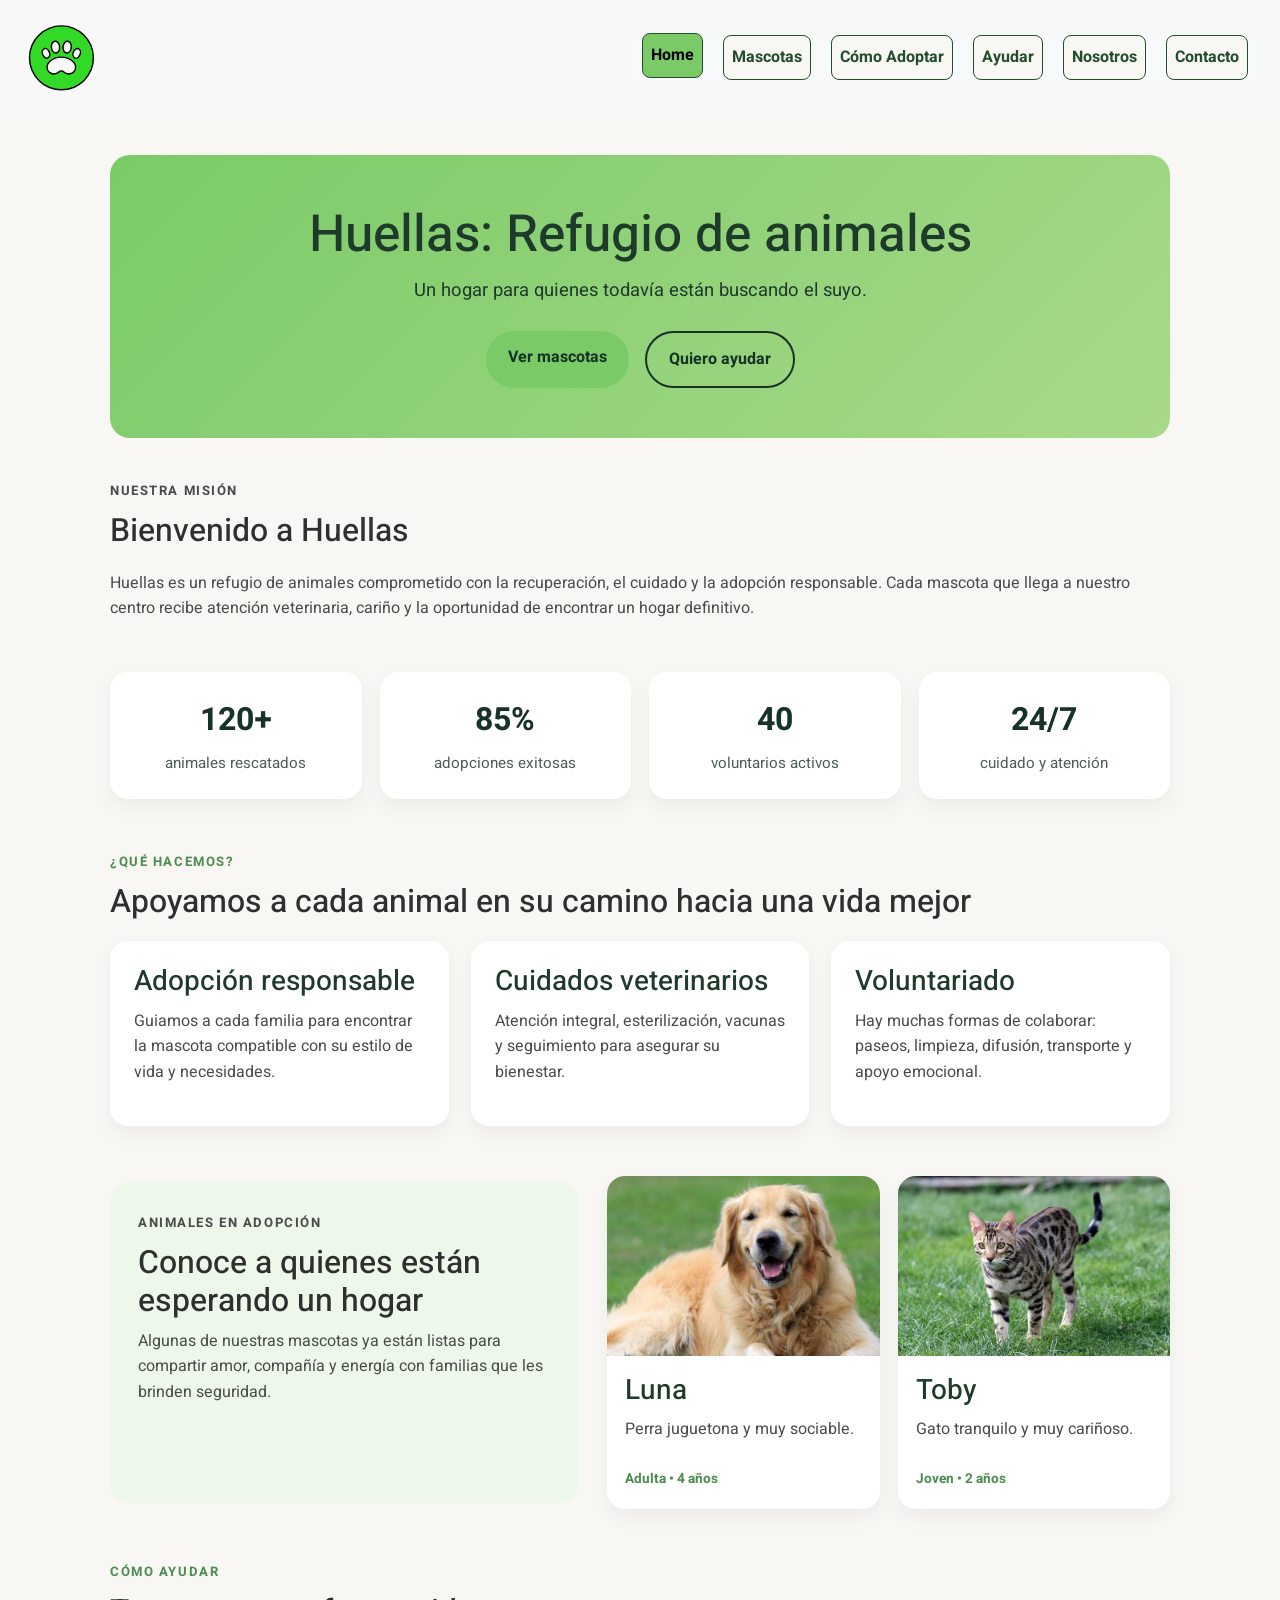
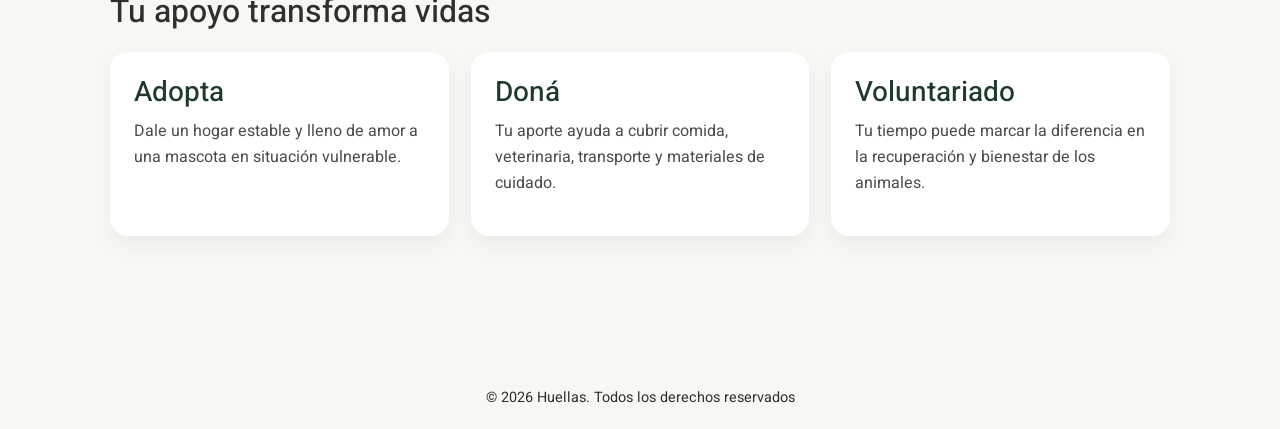
<file: index.html>
<!DOCTYPE html>
<html lang="es">
<head>
    <meta charset="UTF-8">
    <meta name="viewport" content="width=device-width, initial-scale=1.0">
    <link rel="icon" href="./assets/huellas_logo.svg" type="image/svg+xml">
    <link href="https://cdn.jsdelivr.net/npm/bootstrap@5.0.2/dist/css/bootstrap.min.css" rel="stylesheet" integrity="sha384-EVSTQN3/azprG1Anm3QDgpJLIm9Nao0Yz1ztcQTwFspd3yD65VohhpuuCOmLASjC" crossorigin="anonymous">
    <link rel="preconnect" href="https://fonts.googleapis.com">
    <link rel="preconnect" href="https://fonts.gstatic.com" crossorigin>
    <link href="https://fonts.googleapis.com/css2?family=Heebo:wght@100..900&display=swap" rel="stylesheet">
    <link href="https://unpkg.com/aos@2.3.1/dist/aos.css" rel="stylesheet">
    <link rel="stylesheet" href="./css/styles.css">
    <title>Huellas | Home</title>
</head>
<body>
    <header>
        <a href="">
            <img src="./assets/huellas_logo.svg" alt="Logo de Huellas" class="logo">
        </a>
        <nav class="navbar navbar-expand-lg bg-body-tertiary">
            <div class="container-fluid">
                <button class="navbar-toggler" type="button" data-bs-toggle="collapse" data-bs-target="#navbarNav" aria-controls="navbarNav" aria-expanded="false" aria-label="Toggle navigation">
                    <span class="navbar-toggler-icon"></span>
                </button>
                <div class="collapse navbar-collapse" id="navbarNav">
                <ul class="navbar-nav">
                    <li class="nav-item">
                    <a class="nav-link active" aria-current="page" href="">Home</a>
                    </li>
                    <li class="nav-item">
                    <a class="nav-link" href="./pages/mascotas.html">Mascotas</a>
                    </li>
                    <li class="nav-item">
                    <a class="nav-link" href="./pages/como-adoptar.html">Cómo Adoptar</a>
                    </li>
                    <li class="nav-item">
                    <a class="nav-link" href="./pages/ayudar.html">Ayudar</a>
                    </li>
                    <li class="nav-item">
                    <a class="nav-link" href="./pages/nosotros.html">Nosotros</a>
                    </li>
                    <li class="nav-item">
                    <a class="nav-link" href="./pages/contacto.html">Contacto</a>
                    </li>
                </ul>
                </div>
            </div>
            </nav>
    </header>
    <main>
        <section class="hero">
            <h1>Huellas: Refugio de animales</h1>
            <p>Un hogar para quienes todavía están buscando el suyo.</p>
            <div class="hero-actions">
                <a href="./pages/mascotas.html" class="button primary">Ver mascotas</a>
                <a href="./pages/ayudar.html" class="button secondary">Quiero ayudar</a>
            </div>
        </section>

        <section class="intro-section">
            <div class="section-heading">
                <p class="eyebrow">Nuestra misión</p>
                <h2>Bienvenido a Huellas</h2>
            </div>
            <p>Huellas es un refugio de animales comprometido con la recuperación, el cuidado y la adopción responsable. Cada mascota que llega a nuestro centro recibe atención veterinaria, cariño y la oportunidad de encontrar un hogar definitivo.</p>
        </section>

        <section class="stats">
            <div class="stat-item">
                <strong>120+</strong>
                <span>animales rescatados</span>
            </div>
            <div class="stat-item">
                <strong>85%</strong>
                <span>adopciones exitosas</span>
            </div>
            <div class="stat-item">
                <strong>40</strong>
                <span>voluntarios activos</span>
            </div>
            <div class="stat-item">
                <strong>24/7</strong>
                <span>cuidado y atención</span>
            </div>
        </section>

        <section class="services">
            <div class="section-heading">
                <p class="eyebrow">¿Qué hacemos?</p>
                <h2>Apoyamos a cada animal en su camino hacia una vida mejor</h2>
            </div>

            <div class="feature-grid">
                <article class="feature-card">
                    <h3>Adopción responsable</h3>
                    <p>Guiamos a cada familia para encontrar la mascota compatible con su estilo de vida y necesidades.</p>
                </article>
                <article class="feature-card">
                    <h3>Cuidados veterinarios</h3>
                    <p>Atención integral, esterilización, vacunas y seguimiento para asegurar su bienestar.</p>
                </article>
                <article class="feature-card">
                    <h3>Voluntariado</h3>
                    <p>Hay muchas formas de colaborar: paseos, limpieza, difusión, transporte y apoyo emocional.</p>
                </article>
            </div>
        </section>

        <section class="adoption-preview">
            <div class="preview-copy">
                <p class="eyebrow">Animales en adopción</p>
                <h2>Conoce a quienes están esperando un hogar</h2>
                <p>Algunas de nuestras mascotas ya están listas para compartir amor, compañía y energía con familias que les brinden seguridad.</p>
                <a href="./pages/mascotas.html" class="button primary" data-aos="zoom-in">Ver todas las mascotas</a>
            </div>

            <div class="pet-list">
                <article class="pet-card">
                    <div class="pet-photo pet-one">
                        <img src="./assets/Luna_golden.jpg" alt="Foto de Luna, una golden retreiver" class="pet-image">
                    </div>
                    <div class="pet-info">
                        <h3>Luna</h3>
                        <p>Perra juguetona y muy sociable.</p>
                        <span>Adulta • 4 años</span>
                    </div>
                </article>

                <article class="pet-card">
                    <div class="pet-photo pet-two">
                        <img src="./assets/Toby_atigrado.jpg" alt="Foto de Toby, un gato atigrado" class="pet-image">
                    </div>
                    <div class="pet-info">
                        <h3>Toby</h3>
                        <p>Gato tranquilo y muy cariñoso.</p>
                        <span>Joven • 2 años</span>
                    </div>
                </article>
            </div>
        </section>

        <section class="help-section">
            <div class="section-heading">
                <p class="eyebrow">Cómo ayudar</p>
                <h2>Tu apoyo transforma vidas</h2>
            </div>

            <div class="help-grid">
                <article class="help-card">
                    <h3>Adopta</h3>
                    <p>Dale un hogar estable y lleno de amor a una mascota en situación vulnerable.</p>
                </article>
                <article class="help-card">
                    <h3>Doná</h3>
                    <p>Tu aporte ayuda a cubrir comida, veterinaria, transporte y materiales de cuidado.</p>
                </article>
                <article class="help-card">
                    <h3>Voluntariado</h3>
                    <p>Tu tiempo puede marcar la diferencia en la recuperación y bienestar de los animales.</p>
                </article>
            </div>
        </section>
    </main>

    <footer>
        <p>&copy; 2026 Huellas. Todos los derechos reservados</p>
    </footer>
    <script src="https://cdn.jsdelivr.net/npm/bootstrap@5.0.2/dist/js/bootstrap.bundle.min.js" integrity="sha384-MrcW6ZMFYlzcLA8Nl+NtUVF0sA7MsXsP1UyJoMp4YLEuNSfAP+JcXn/tWtIaxVXM" crossorigin="anonymous"></script>
    <script src="https://unpkg.com/aos@2.3.1/dist/aos.js"></script>
    <script>
        AOS.init();
    </script>
</body>
</html>
</file>
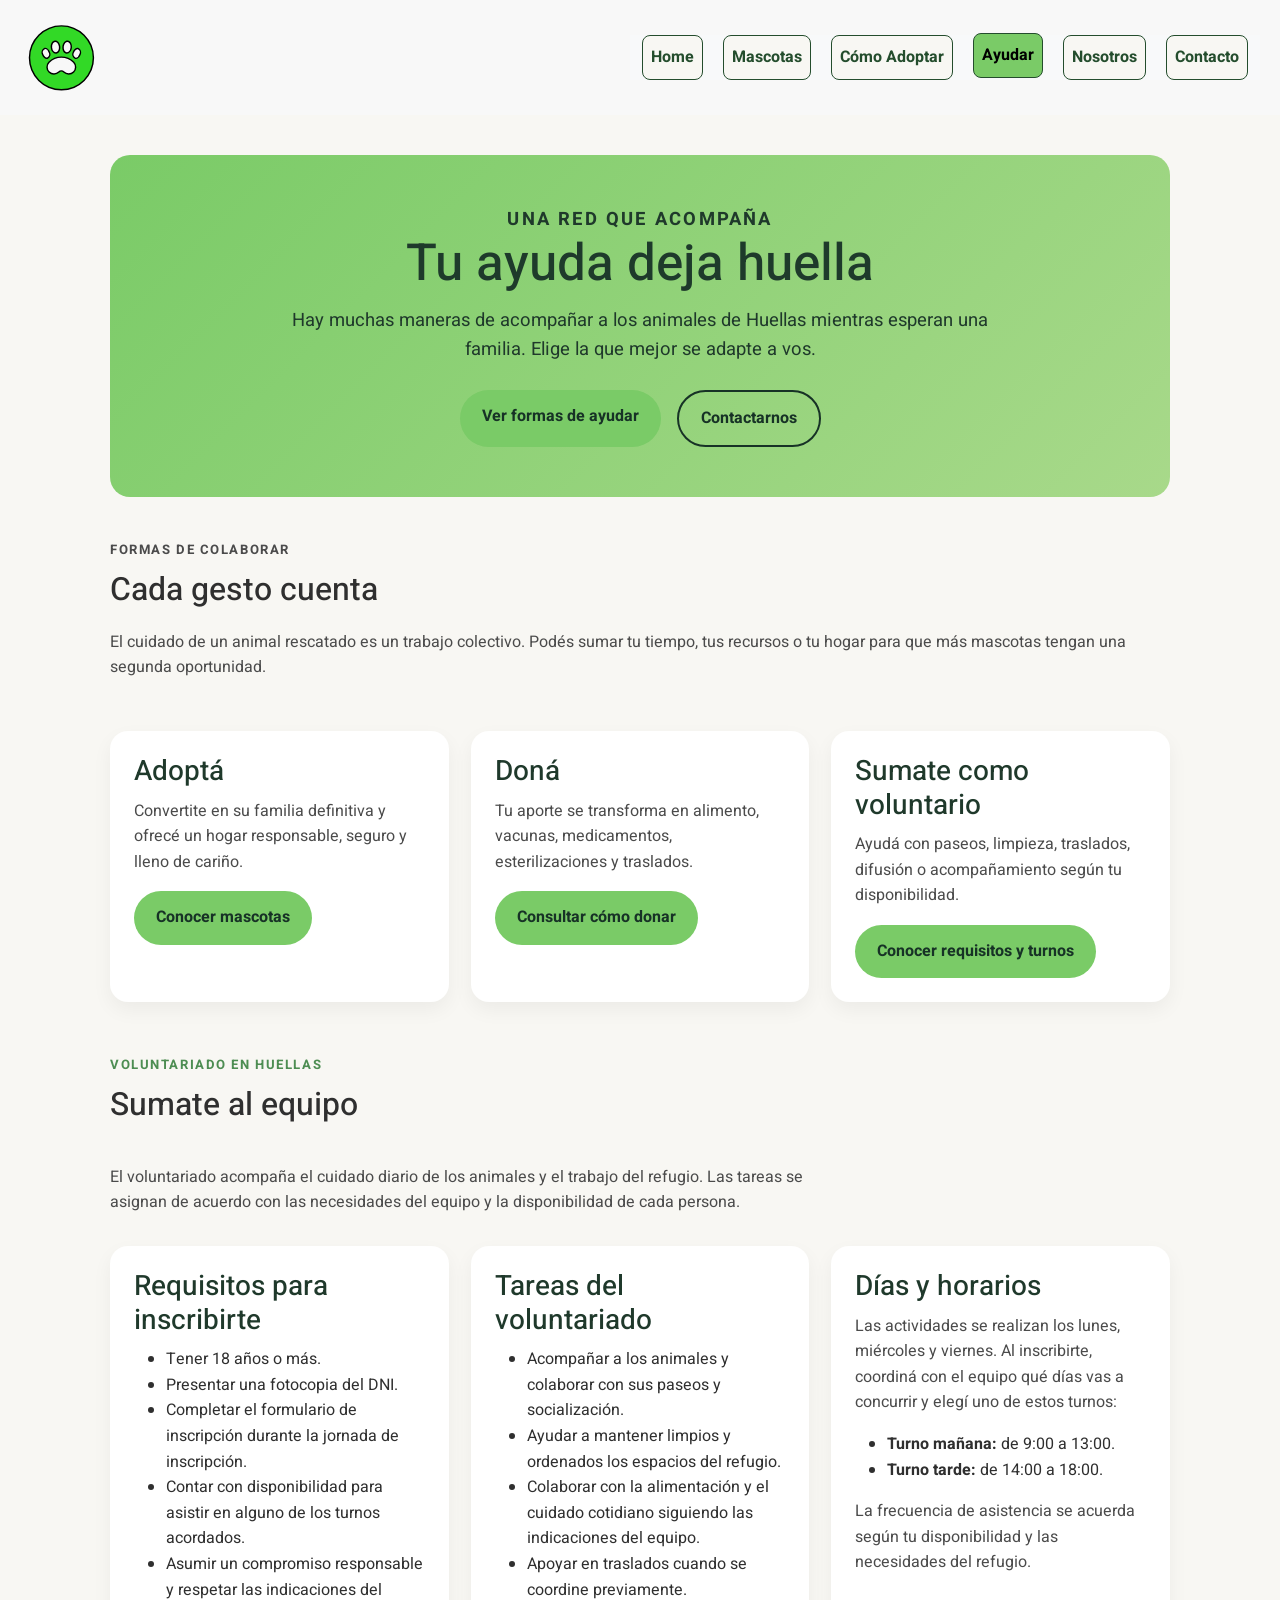
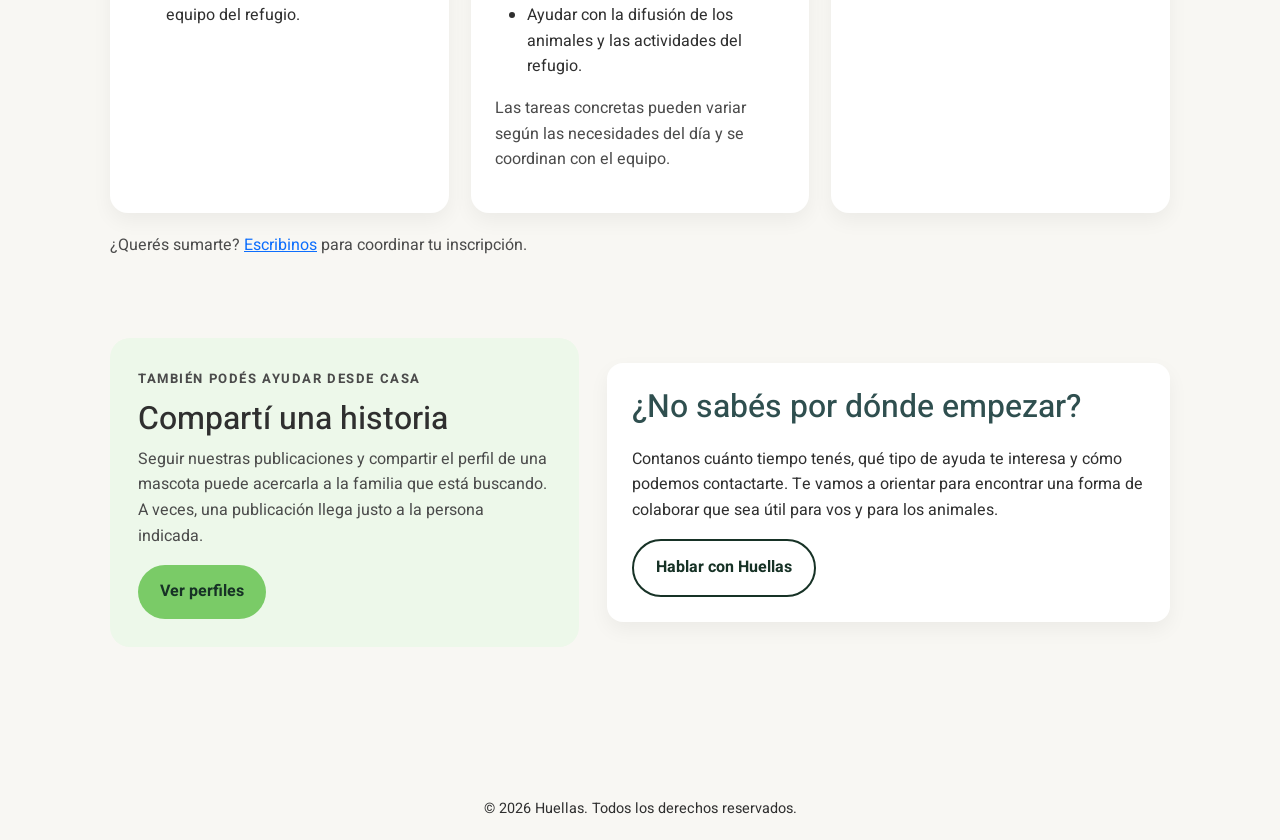
<file: pages/ayudar.html>
<!DOCTYPE html>
<html lang="es">
<head>
    <meta charset="UTF-8">
    <meta name="viewport" content="width=device-width, initial-scale=1.0">
    <link rel="icon" href="../assets/huellas_logo.svg" type="image/svg+xml">
    <link href="https://cdn.jsdelivr.net/npm/bootstrap@5.0.2/dist/css/bootstrap.min.css" rel="stylesheet" integrity="sha384-EVSTQN3/azprG1Anm3QDgpJLIm9Nao0Yz1ztcQTwFspd3yD65VohhpuuCOmLASjC" crossorigin="anonymous">
    <link rel="preconnect" href="https://fonts.googleapis.com">
    <link rel="preconnect" href="https://fonts.gstatic.com" crossorigin>
    <link href="https://fonts.googleapis.com/css2?family=Heebo:wght@100..900&display=swap" rel="stylesheet">
    <link href="https://unpkg.com/aos@2.3.1/dist/aos.css" rel="stylesheet">
    <link rel="stylesheet" href="../css/styles.css">
    <title>Huellas | Ayudar</title>
</head>
<body>
    <header>
        <a href="../index.html">
            <img src="../assets/huellas_logo.svg" alt="Logo de Huellas" class="logo">
        </a>
        <nav class="navbar navbar-expand-lg bg-body-tertiary">
            <div class="container-fluid">
                <button class="navbar-toggler" type="button" data-bs-toggle="collapse" data-bs-target="#navbarNav" aria-controls="navbarNav" aria-expanded="false" aria-label="Toggle navigation">
                    <span class="navbar-toggler-icon"></span>
                </button>
                <div class="collapse navbar-collapse" id="navbarNav">
                    <ul class="navbar-nav">
                        <li class="nav-item"><a class="nav-link" href="../index.html">Home</a></li>
                        <li class="nav-item"><a class="nav-link" href="./mascotas.html">Mascotas</a></li>
                        <li class="nav-item"><a class="nav-link" href="./como-adoptar.html">Cómo Adoptar</a></li>
                        <li class="nav-item"><a class="nav-link active" aria-current="page" href="./ayudar.html">Ayudar</a></li>
                        <li class="nav-item"><a class="nav-link" href="./nosotros.html">Nosotros</a></li>
                        <li class="nav-item"><a class="nav-link" href="./contacto.html">Contacto</a></li>
                    </ul>
                </div>
            </div>
        </nav>
    </header>
    <main>
        <section class="hero">
            <p class="eyebrow">Una red que acompaña</p>
            <h1>Tu ayuda deja huella</h1>
            <p>Hay muchas maneras de acompañar a los animales de Huellas mientras esperan una familia. Elige la que mejor se adapte a vos.</p>
            <div class="hero-actions">
                <a href="#formas-de-ayudar" class="button primary">Ver formas de ayudar</a>
                <a href="./contacto.html" class="button secondary">Contactarnos</a>
            </div>
        </section>

        <section class="intro-section" id="formas-de-ayudar">
            <div class="section-heading">
                <p class="eyebrow">Formas de colaborar</p>
                <h2>Cada gesto cuenta</h2>
            </div>
            <p>El cuidado de un animal rescatado es un trabajo colectivo. Podés sumar tu tiempo, tus recursos o tu hogar para que más mascotas tengan una segunda oportunidad.</p>
        </section>

        <section class="help-section">
            <div class="help-grid">
                <article class="help-card">
                    <h3>Adoptá</h3>
                    <p>Convertite en su familia definitiva y ofrecé un hogar responsable, seguro y lleno de cariño.</p>
                    <a href="./mascotas.html" class="button primary">Conocer mascotas</a>
                </article>
                <article class="help-card">
                    <h3>Doná</h3>
                    <p>Tu aporte se transforma en alimento, vacunas, medicamentos, esterilizaciones y traslados.</p>
                    <a href="./contacto.html" class="button primary">Consultar cómo donar</a>
                </article>
                <article class="help-card">
                    <h3>Sumate como voluntario</h3>
                    <p>Ayudá con paseos, limpieza, traslados, difusión o acompañamiento según tu disponibilidad.</p>
                    <a href="#voluntariado" class="button primary">Conocer requisitos y turnos</a>
                </article>
            </div>
        </section>

        <section class="help-section" id="voluntariado" aria-labelledby="voluntariado-titulo">
            <div class="section-heading">
                <p class="eyebrow">Voluntariado en Huellas</p>
                <h2 id="voluntariado-titulo">Sumate al equipo</h2>
            </div>
            <p class="section-lead">El voluntariado acompaña el cuidado diario de los animales y el trabajo del refugio. Las tareas se asignan de acuerdo con las necesidades del equipo y la disponibilidad de cada persona.</p>
            <div class="help-grid">
                <article class="help-card">
                    <h3>Requisitos para inscribirte</h3>
                    <ul>
                        <li>Tener 18 años o más.</li>
                        <li>Presentar una fotocopia del DNI.</li>
                        <li>Completar el formulario de inscripción durante la jornada de inscripción.</li>
                        <li>Contar con disponibilidad para asistir en alguno de los turnos acordados.</li>
                        <li>Asumir un compromiso responsable y respetar las indicaciones del equipo del refugio.</li>
                    </ul>
                </article>
                <article class="help-card">
                    <h3>Tareas del voluntariado</h3>
                    <ul>
                        <li>Acompañar a los animales y colaborar con sus paseos y socialización.</li>
                        <li>Ayudar a mantener limpios y ordenados los espacios del refugio.</li>
                        <li>Colaborar con la alimentación y el cuidado cotidiano siguiendo las indicaciones del equipo.</li>
                        <li>Apoyar en traslados cuando se coordine previamente.</li>
                        <li>Ayudar con la difusión de los animales y las actividades del refugio.</li>
                    </ul>
                    <p>Las tareas concretas pueden variar según las necesidades del día y se coordinan con el equipo.</p>
                </article>
                <article class="help-card">
                    <h3>Días y horarios</h3>
                    <p>Las actividades se realizan los lunes, miércoles y viernes. Al inscribirte, coordiná con el equipo qué días vas a concurrir y elegí uno de estos turnos:</p>
                    <ul>
                        <li><strong>Turno mañana:</strong> de 9:00 a 13:00.</li>
                        <li><strong>Turno tarde:</strong> de 14:00 a 18:00.</li>
                    </ul>
                    <p>La frecuencia de asistencia se acuerda según tu disponibilidad y las necesidades del refugio.</p>
                </article>
            </div>
            <p class="section-lead">¿Querés sumarte? <a href="./contacto.html">Escribinos</a> para coordinar tu inscripción.</p>
        </section>

        <section class="adoption-preview">
            <div class="preview-copy">
                <p class="eyebrow">También podés ayudar desde casa</p>
                <h2>Compartí una historia</h2>
                <p>Seguir nuestras publicaciones y compartir el perfil de una mascota puede acercarla a la familia que está buscando. A veces, una publicación llega justo a la persona indicada.</p>
                <a href="./mascotas.html" class="button primary">Ver perfiles</a>
            </div>
            <div class="info-card">
                <h2>¿No sabés por dónde empezar?</h2>
                <p>Contanos cuánto tiempo tenés, qué tipo de ayuda te interesa y cómo podemos contactarte. Te vamos a orientar para encontrar una forma de colaborar que sea útil para vos y para los animales.</p>
                <a href="./contacto.html" class="button secondary">Hablar con Huellas</a>
            </div>
        </section>
    </main>
    <footer>
        <p>&copy; 2026 Huellas. Todos los derechos reservados.</p>
    </footer>
    <script src="https://cdn.jsdelivr.net/npm/bootstrap@5.0.2/dist/js/bootstrap.bundle.min.js" integrity="sha384-MrcW6ZMFYlzcLA8Nl+NtUVF0sA7MsXsP1UyJoMp4YLEuNSfAP+JcXn/tWtIaxVXM" crossorigin="anonymous"></script>
    <script src="https://unpkg.com/aos@2.3.1/dist/aos.js"></script>
    <script>
        AOS.init();
    </script>
</body>
</html>
</file>
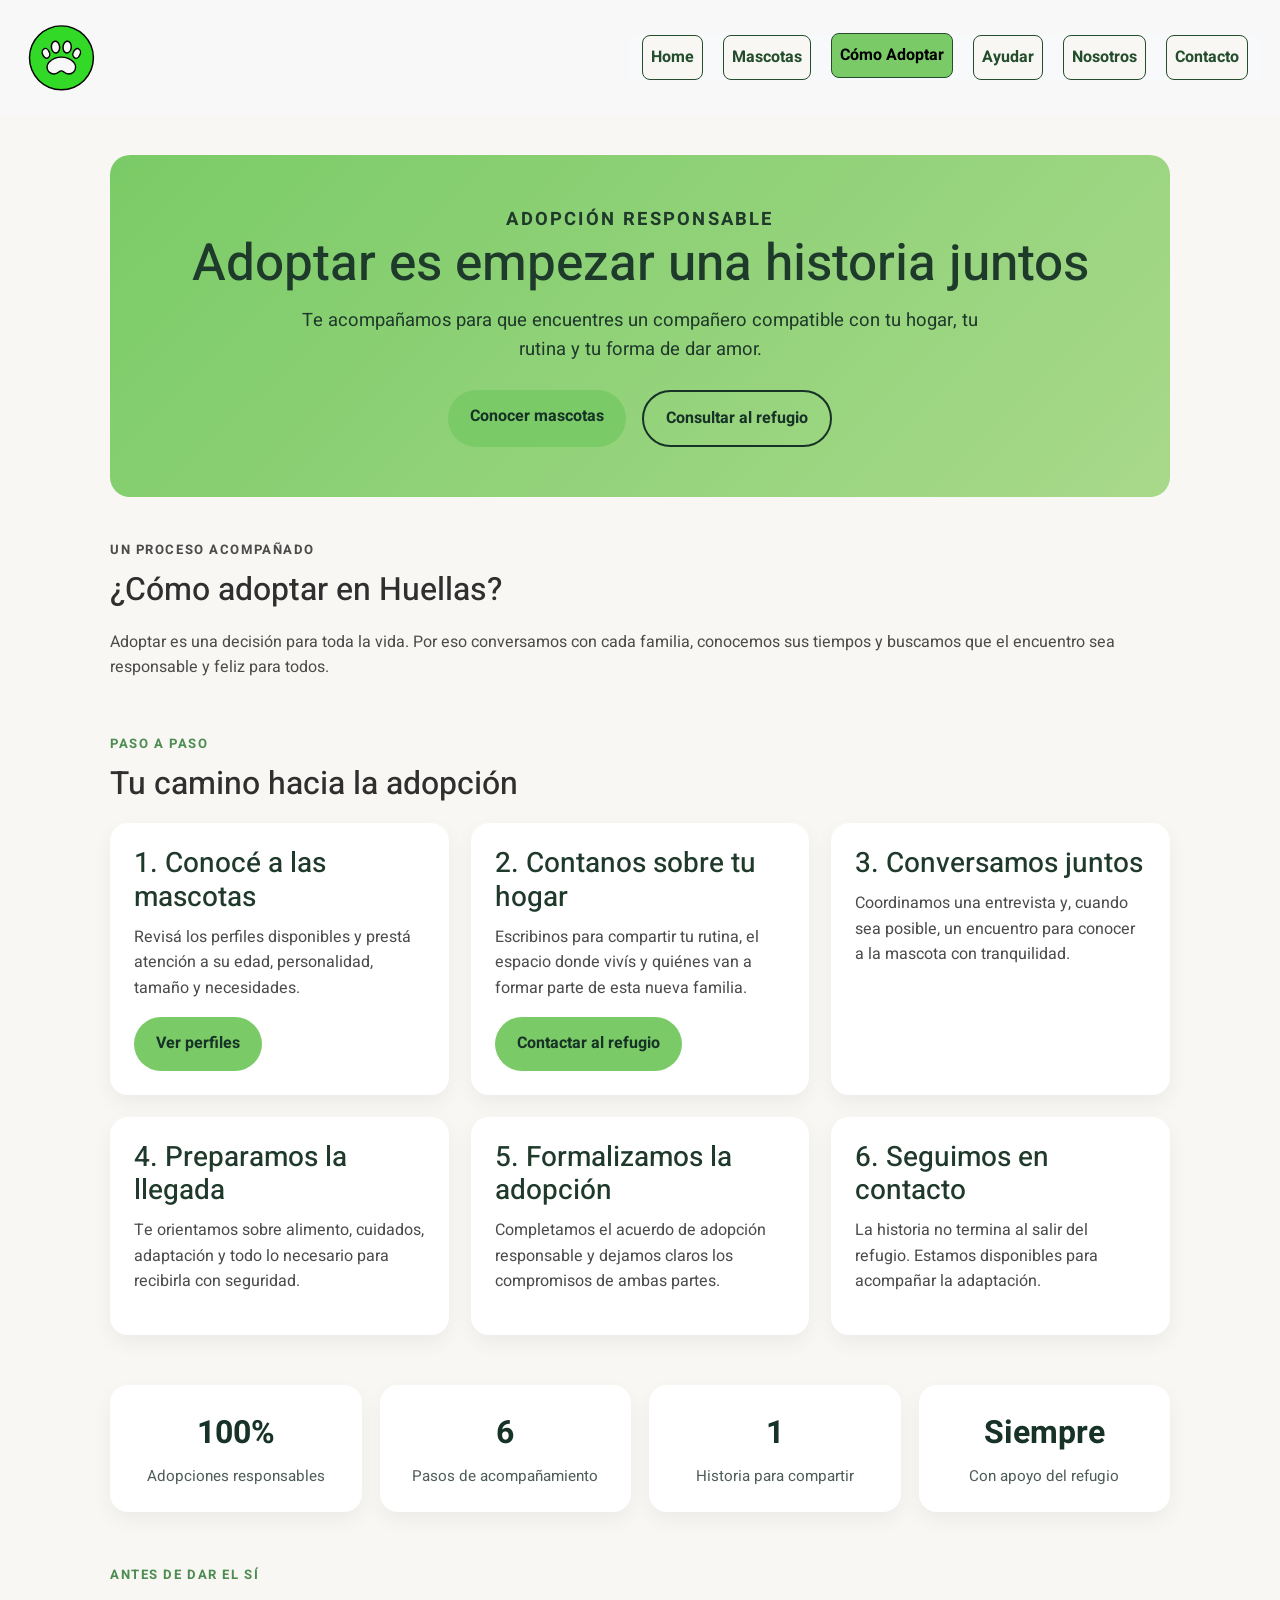
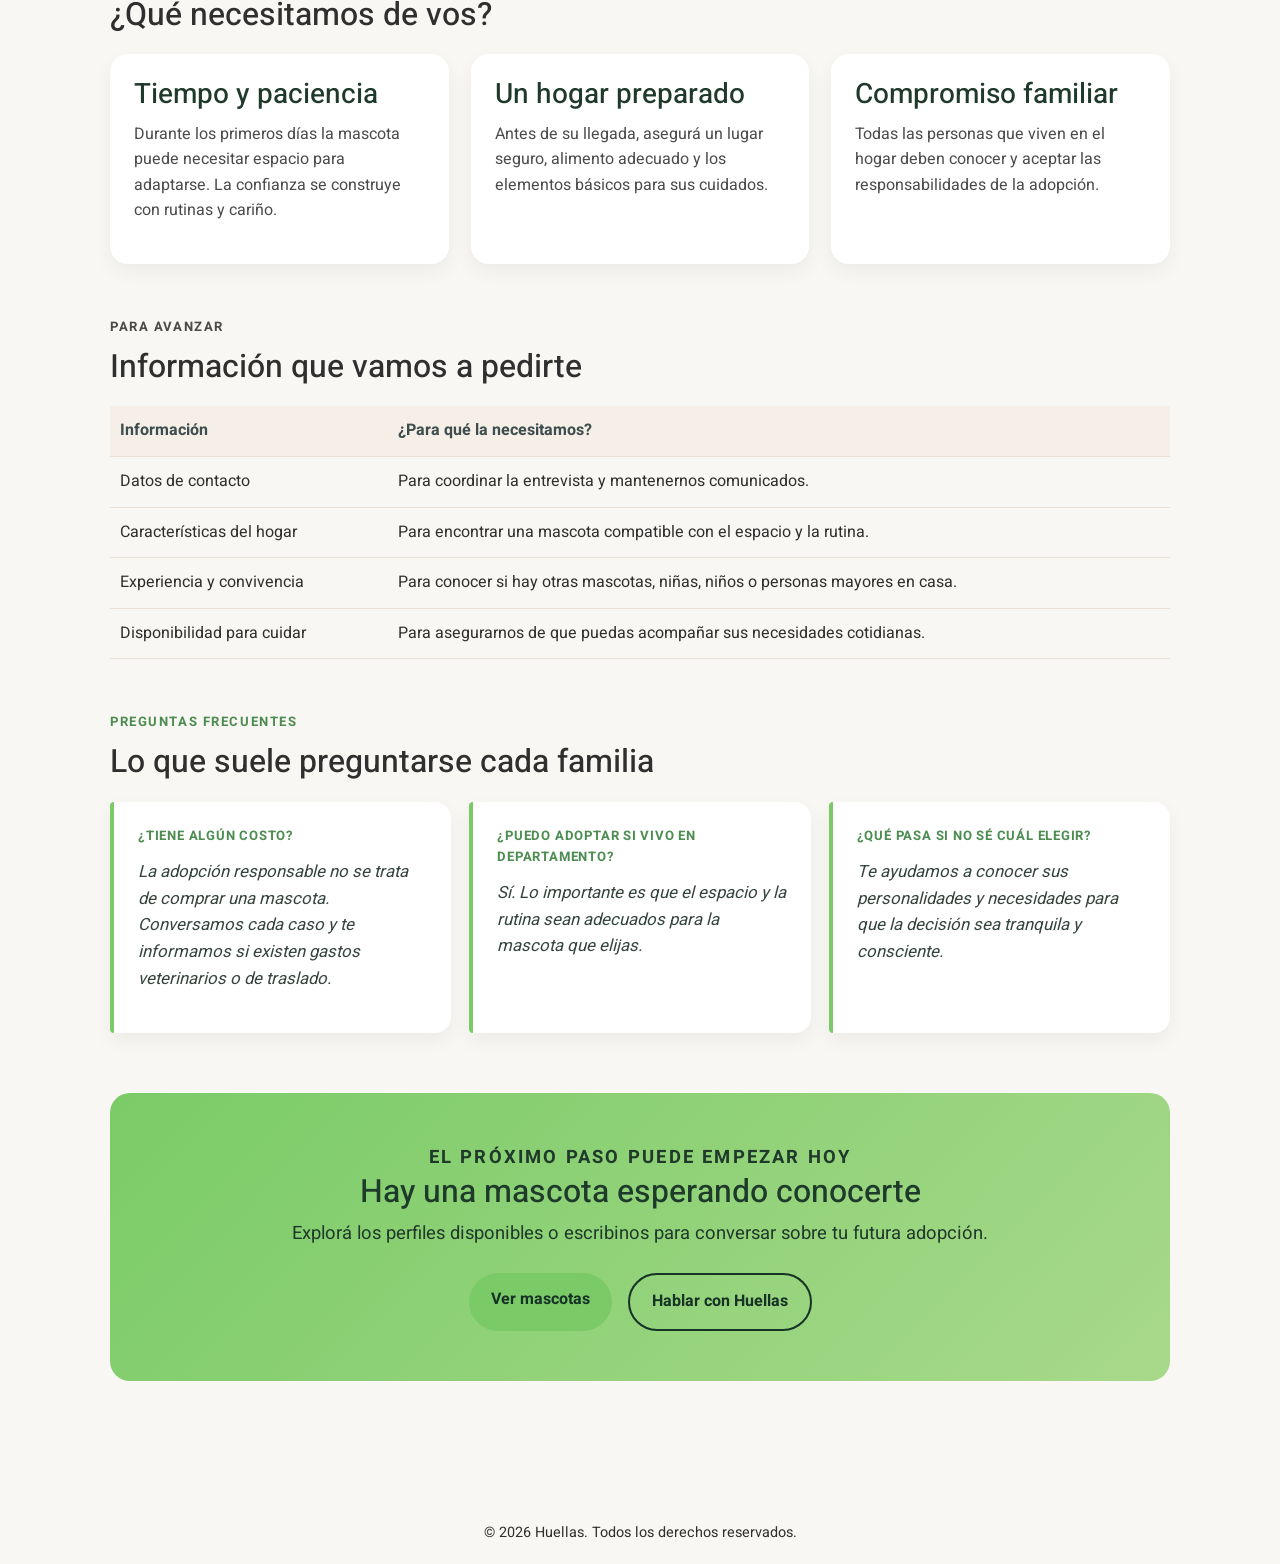
<file: pages/como-adoptar.html>
<!DOCTYPE html>
<html lang="es">
<head>
    <meta charset="UTF-8">
    <meta name="viewport" content="width=device-width, initial-scale=1.0">
    <link rel="icon" href="../assets/huellas_logo.svg" type="image/svg+xml">
    <link href="https://cdn.jsdelivr.net/npm/bootstrap@5.0.2/dist/css/bootstrap.min.css" rel="stylesheet" integrity="sha384-EVSTQN3/azprG1Anm3QDgpJLIm9Nao0Yz1ztcQTwFspd3yD65VohhpuuCOmLASjC" crossorigin="anonymous">
    <link rel="preconnect" href="https://fonts.googleapis.com">
    <link rel="preconnect" href="https://fonts.gstatic.com" crossorigin>
    <link href="https://fonts.googleapis.com/css2?family=Heebo:wght@100..900&display=swap" rel="stylesheet">
    <link href="https://unpkg.com/aos@2.3.1/dist/aos.css" rel="stylesheet">
    <link rel="stylesheet" href="../css/styles.css">
    <title>Huellas | ¿Cómo Adoptar?</title>
</head>
<body>
    <header>
        <a href="../index.html"><img src="../assets/huellas_logo.svg" alt="Logo de Huellas" class="logo"></a>
        <nav class="navbar navbar-expand-lg bg-body-tertiary">
            <div class="container-fluid">
                <button class="navbar-toggler" type="button" data-bs-toggle="collapse" data-bs-target="#navbarNav" aria-controls="navbarNav" aria-expanded="false" aria-label="Toggle navigation"><span class="navbar-toggler-icon"></span></button>
                <div class="collapse navbar-collapse" id="navbarNav">
                    <ul class="navbar-nav">
                        <li class="nav-item"><a class="nav-link" href="../index.html">Home</a></li>
                        <li class="nav-item"><a class="nav-link" href="./mascotas.html">Mascotas</a></li>
                        <li class="nav-item"><a class="nav-link active" aria-current="page" href="./como-adoptar.html">Cómo Adoptar</a></li>
                        <li class="nav-item"><a class="nav-link" href="./ayudar.html">Ayudar</a></li>
                        <li class="nav-item"><a class="nav-link" href="./nosotros.html">Nosotros</a></li>
                        <li class="nav-item"><a class="nav-link" href="./contacto.html">Contacto</a></li>
                    </ul>
                </div>
            </div>
        </nav>
    </header>
    <main>
        <section class="hero">
            <p class="eyebrow">Adopción responsable</p>
            <h1>Adoptar es empezar una historia juntos</h1>
            <p>Te acompañamos para que encuentres un compañero compatible con tu hogar, tu rutina y tu forma de dar amor.</p>
            <div class="hero-actions">
                <a href="./mascotas.html" class="button primary">Conocer mascotas</a>
                <a href="./contacto.html" class="button secondary">Consultar al refugio</a>
            </div>
        </section>

        <section class="intro-section">
            <div class="section-heading">
                <p class="eyebrow">Un proceso acompañado</p>
                <h2>¿Cómo adoptar en Huellas?</h2>
            </div>
            <p>Adoptar es una decisión para toda la vida. Por eso conversamos con cada familia, conocemos sus tiempos y buscamos que el encuentro sea responsable y feliz para todos.</p>
        </section>

        <section class="services" aria-labelledby="pasos-adopcion">
            <div class="section-heading">
                <p class="eyebrow">Paso a paso</p>
                <h2 id="pasos-adopcion">Tu camino hacia la adopción</h2>
            </div>
            <article class="feature-grid">
                <div class="feature-card">
                    <h3>1. Conocé a las mascotas</h3>
                    <p>Revisá los perfiles disponibles y prestá atención a su edad, personalidad, tamaño y necesidades.</p>
                    <a href="./mascotas.html" class="button primary">Ver perfiles</a>
                </div>
                <div class="feature-card">
                    <h3>2. Contanos sobre tu hogar</h3>
                    <p>Escribinos para compartir tu rutina, el espacio donde vivís y quiénes van a formar parte de esta nueva familia.</p>
                    <a href="./contacto.html" class="button primary">Contactar al refugio</a>
                </div>
                <div class="feature-card">
                    <h3>3. Conversamos juntos</h3>
                    <p>Coordinamos una entrevista y, cuando sea posible, un encuentro para conocer a la mascota con tranquilidad.</p>
                </div>
                <div class="feature-card">
                    <h3>4. Preparamos la llegada</h3>
                    <p>Te orientamos sobre alimento, cuidados, adaptación y todo lo necesario para recibirla con seguridad.</p>
                </div>
                <div class="feature-card">
                    <h3>5. Formalizamos la adopción</h3>
                    <p>Completamos el acuerdo de adopción responsable y dejamos claros los compromisos de ambas partes.</p>
                </div>
                <div class="feature-card">
                    <h3>6. Seguimos en contacto</h3>
                    <p>La historia no termina al salir del refugio. Estamos disponibles para acompañar la adaptación.</p>
                </div>
            </article>
        </section>

        <section class="stats" aria-label="Compromisos del proceso de adopción">
            <div class="stat-item">
                <strong>100%</strong>
                <span>Adopciones responsables</span>
            </div>
            <div class="stat-item">
                <strong>6</strong>
                <span>Pasos de acompañamiento</span>
            </div>
            <div class="stat-item">
                <strong>1</strong>
                <span>Historia para compartir</span>
            </div>
            <div class="stat-item">
                <strong>Siempre</strong>
                <span>Con apoyo del refugio</span>
            </div>
        </section>

        <section class="help-section" aria-labelledby="requisitos-adopcion">
            <div class="section-heading">
                <p class="eyebrow">Antes de dar el sí</p>
                <h2 id="requisitos-adopcion">¿Qué necesitamos de vos?</h2>
            </div>
            <div class="help-grid">
                <article class="help-card">
                    <h3>Tiempo y paciencia</h3>
                    <p>Durante los primeros días la mascota puede necesitar espacio para adaptarse. La confianza se construye con rutinas y cariño.</p>
                </article>
                <article class="help-card">
                    <h3>Un hogar preparado</h3>
                    <p>Antes de su llegada, asegurá un lugar seguro, alimento adecuado y los elementos básicos para sus cuidados.</p>
                </article>
                <article class="help-card">
                    <h3>Compromiso familiar</h3>
                    <p>Todas las personas que viven en el hogar deben conocer y aceptar las responsabilidades de la adopción.</p>
                </article>
            </div>
        </section>

        <section class="intro-section" aria-labelledby="documentacion">
            <div class="section-heading">
                <p class="eyebrow">Para avanzar</p>
                <h2 id="documentacion">Información que vamos a pedirte</h2>
            </div>
            <table>
                <thead>
                    <tr>
                        <th>Información</th>
                        <th>¿Para qué la necesitamos?</th>
                    </tr>
                </thead>
                <tbody>
                    <tr>
                        <td>Datos de contacto</td>
                        <td>Para coordinar la entrevista y mantenernos comunicados.</td>
                    </tr>
                    <tr>
                        <td>Características del hogar</td>
                        <td>Para encontrar una mascota compatible con el espacio y la rutina.</td>
                    </tr>
                    <tr>
                        <td>Experiencia y convivencia</td>
                        <td>Para conocer si hay otras mascotas, niñas, niños o personas mayores en casa.</td>
                    </tr>
                    <tr>
                        <td>Disponibilidad para cuidar</td>
                        <td>Para asegurarnos de que puedas acompañar sus necesidades cotidianas.</td>
                    </tr>
                </tbody>
            </table>
        </section>

        <section class="stories-section" aria-labelledby="preguntas-frecuentes">
            <div class="section-heading">
                <p class="eyebrow">Preguntas frecuentes</p>
                <h2 id="preguntas-frecuentes">Lo que suele preguntarse cada familia</h2>
            </div>
            <div class="review-grid">
                <article class="review-card">
                    <span class="review-pet">¿Tiene algún costo?</span>
                    <blockquote>La adopción responsable no se trata de comprar una mascota. Conversamos cada caso y te informamos si existen gastos veterinarios o de traslado.</blockquote>
                </article>
                <article class="review-card">
                    <span class="review-pet">¿Puedo adoptar si vivo en departamento?</span>
                    <blockquote>Sí. Lo importante es que el espacio y la rutina sean adecuados para la mascota que elijas.</blockquote>
                </article>
                <article class="review-card">
                    <span class="review-pet">¿Qué pasa si no sé cuál elegir?</span>
                    <blockquote>Te ayudamos a conocer sus personalidades y necesidades para que la decisión sea tranquila y consciente.</blockquote>
                </article>
            </div>
        </section>

        <section class="hero" aria-labelledby="llamada-adopcion">
            <p class="eyebrow">El próximo paso puede empezar hoy</p>
            <h2 id="llamada-adopcion">Hay una mascota esperando conocerte</h2>
            <p>Explorá los perfiles disponibles o escribinos para conversar sobre tu futura adopción.</p>
            <div class="hero-actions">
                <a href="./mascotas.html" class="button primary">Ver mascotas</a>
                <a href="./contacto.html" class="button secondary">Hablar con Huellas</a>
            </div>
        </section>
    </main>
    <footer>
        <p>&copy; 2026 Huellas. Todos los derechos reservados.</p>
    </footer>
    <script src="https://cdn.jsdelivr.net/npm/bootstrap@5.0.2/dist/js/bootstrap.bundle.min.js" integrity="sha384-MrcW6ZMFYlzcLA8Nl+NtUVF0sA7MsXsP1UyJoMp4YLEuNSfAP+JcXn/tWtIaxVXM" crossorigin="anonymous"></script>
    <script src="https://unpkg.com/aos@2.3.1/dist/aos.js"></script>
    <script>
        AOS.init();
    </script>
</body>
</html>
</file>
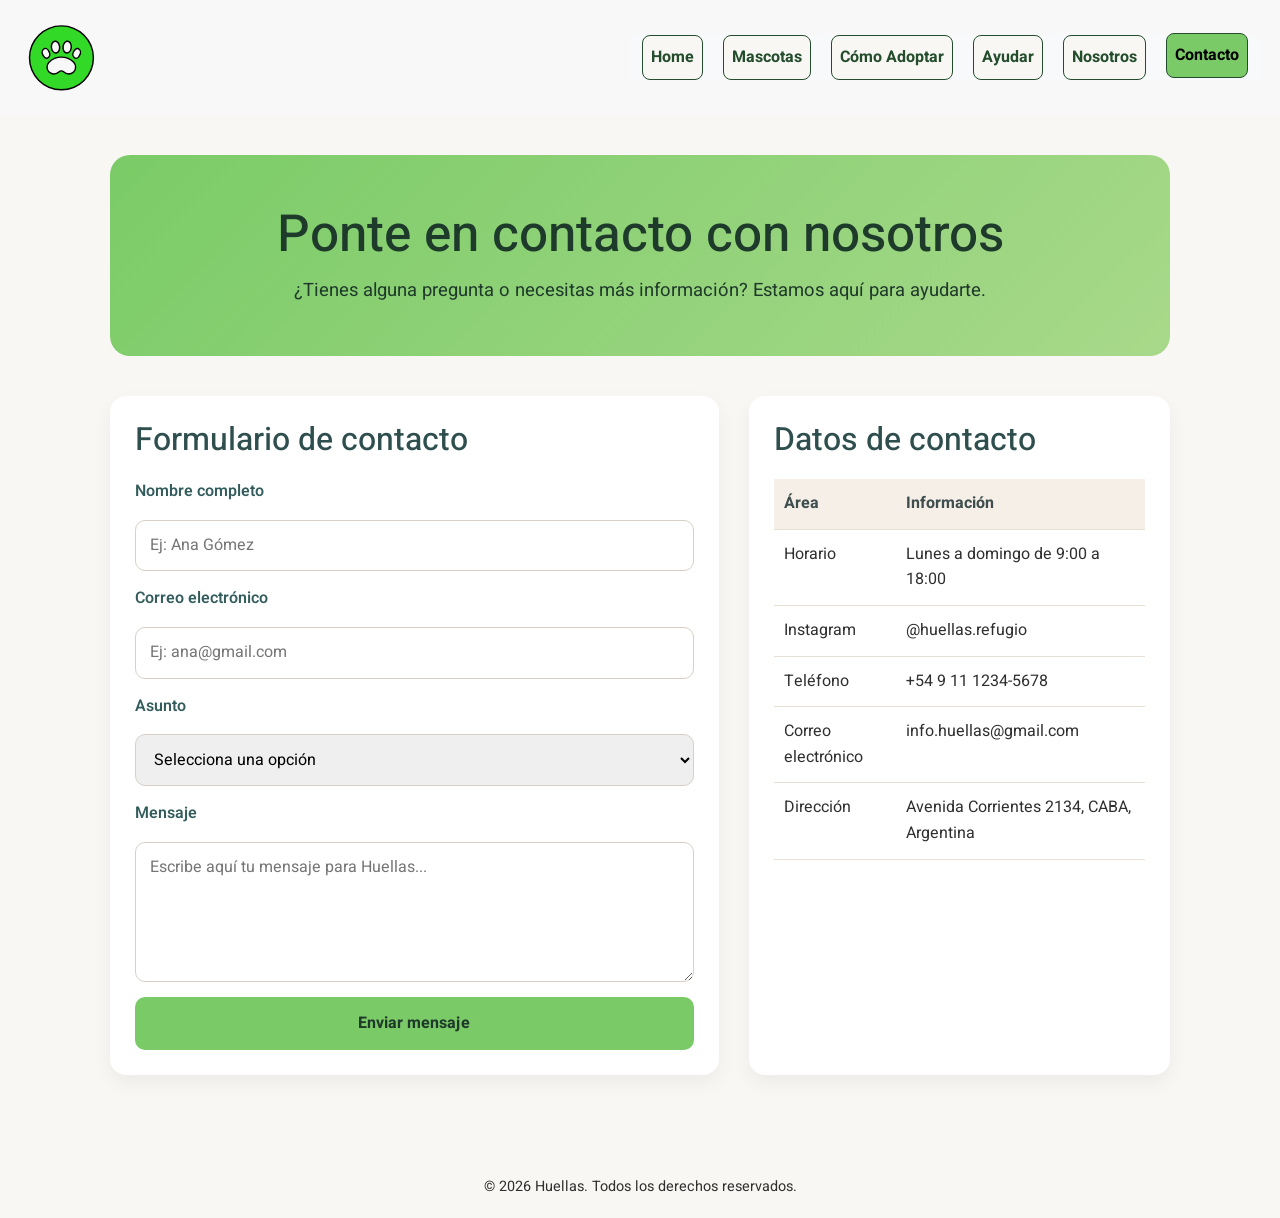
<file: pages/contacto.html>
<!DOCTYPE html>
<html lang="es">
<head>
    <meta charset="UTF-8">
    <meta name="viewport" content="width=device-width, initial-scale=1.0">
    <link rel="icon" href="../assets/huellas_logo.svg" type="image/svg+xml">
    <link href="https://cdn.jsdelivr.net/npm/bootstrap@5.0.2/dist/css/bootstrap.min.css" rel="stylesheet" integrity="sha384-EVSTQN3/azprG1Anm3QDgpJLIm9Nao0Yz1ztcQTwFspd3yD65VohhpuuCOmLASjC" crossorigin="anonymous">
    <link rel="preconnect" href="https://fonts.googleapis.com">
    <link rel="preconnect" href="https://fonts.gstatic.com" crossorigin>
    <link href="https://fonts.googleapis.com/css2?family=Heebo:wght@100..900&display=swap" rel="stylesheet">
    <link rel="stylesheet" href="../css/styles.css">
    <title>Huellas | Contacto</title>
</head>
<body>
    <header>
        <a href="../index.html"><img src="../assets/huellas_logo.svg" alt="Logo de Huellas" class="logo"></a>
        <nav class="navbar navbar-expand-lg bg-body-tertiary">
            <div class="container-fluid">
                <button class="navbar-toggler" type="button" data-bs-toggle="collapse" data-bs-target="#navbarNav" aria-controls="navbarNav" aria-expanded="false" aria-label="Toggle navigation"><span class="navbar-toggler-icon"></span></button>
                <div class="collapse navbar-collapse" id="navbarNav">
                    <ul class="navbar-nav">
                        <li class="nav-item"><a class="nav-link" href="../index.html">Home</a></li>
                        <li class="nav-item"><a class="nav-link" href="./mascotas.html">Mascotas</a></li>
                        <li class="nav-item"><a class="nav-link" href="./como-adoptar.html">Cómo Adoptar</a></li>
                        <li class="nav-item"><a class="nav-link" href="./ayudar.html">Ayudar</a></li>
                        <li class="nav-item"><a class="nav-link" href="./nosotros.html">Nosotros</a></li>
                        <li class="nav-item"><a class="nav-link active" aria-current="page" href="./contacto.html">Contacto</a></li>
                    </ul>
                </div>
            </div>
        </nav>
    </header>

    <main>
        <section class="hero">
            <h1>Ponte en contacto con nosotros</h1>
            <p>¿Tienes alguna pregunta o necesitas más información? Estamos aquí para ayudarte.</p>
        </section>

        <section class="contact-grid">
            <div class="form-card">
                <h2>Formulario de contacto</h2>
                <form action="https://formspree.io/f/mnpqovkp" method="post" id="formContacto">
                    <label for="nombre">Nombre completo</label>
                    <input type="text" id="nombre" name="nombre" placeholder="Ej: Ana Gómez" required>

                    <label for="email">Correo electrónico</label>
                    <input type="email" id="email" name="email" placeholder="Ej: ana@gmail.com" required>

                    <label for="asunto">Asunto</label>
                    <select id="asunto" name="asunto" required>
                        <option value="">Selecciona una opción</option>
                        <option value="adopcion">Adopción</option>
                        <option value="voluntariado">Voluntariado</option>
                        <option value="donacion">Donación</option>
                        <option value="consulta">Consulta general</option>
                    </select>

                    <label for="mensaje">Mensaje</label>
                    <textarea id="mensaje" name="mensaje" placeholder="Escribe aquí tu mensaje para Huellas..." required></textarea>

                    <button type="submit">Enviar mensaje</button>
                    <p id="mensajeExito" role="status" aria-live="polite" class="success" hidden></p>
                </form>
            </div>

            <div class="info-card">
                <h2>Datos de contacto</h2>
                <table>
                    <thead>
                        <tr>
                            <th>Área</th>
                            <th>Información</th>
                        </tr>
                        <tr>
                            <td>Horario</td>
                            <td>Lunes a domingo de 9:00 a 18:00</td>
                        </tr>
                        <tr>
                            <td>Instagram</td>
                            <td>@huellas.refugio</td>
                        </tr>
                        <tr>
                            <td>Teléfono</td>
                            <td>+54 9 11 1234-5678</td>
                        </tr>
                        <tr>
                            <td>Correo electrónico</td>
                            <td>info.huellas@gmail.com</td>
                        </tr>
                        <tr>
                            <td>Dirección</td>
                            <td>Avenida Corrientes 2134, CABA, Argentina</td>
                        </tr>
                    </tbody>
                </table>
            </div>
        </section>
    </main>

    <footer>
        <p>&copy; 2026 Huellas. Todos los derechos reservados.</p>
    </footer>
    <script src="https://cdn.jsdelivr.net/npm/bootstrap@5.0.2/dist/js/bootstrap.bundle.min.js" integrity="sha384-MrcW6ZMFYlzcLA8Nl+NtUVF0sA7MsXsP1UyJoMp4YLEuNSfAP+JcXn/tWtIaxVXM" crossorigin="anonymous"></script>
    <script src="../js/main.js"></script>
</body>
</html>
</file>
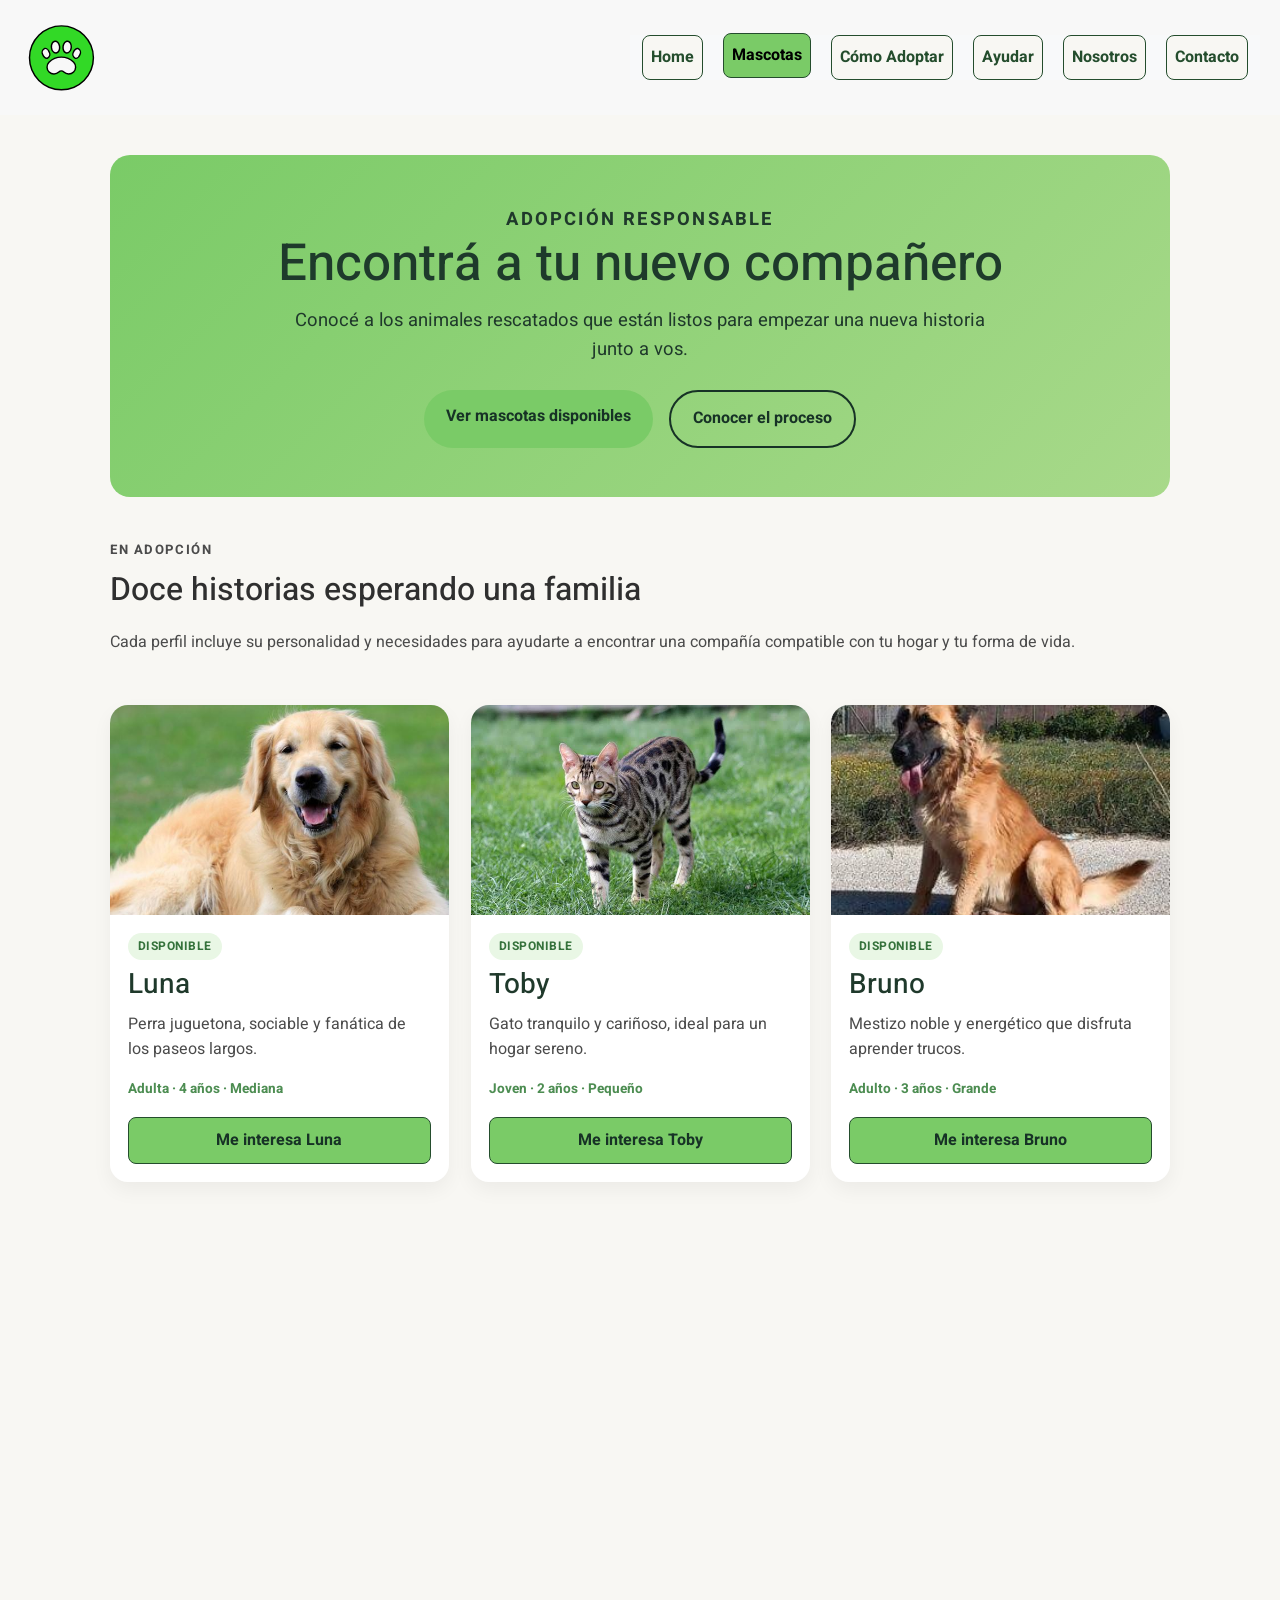
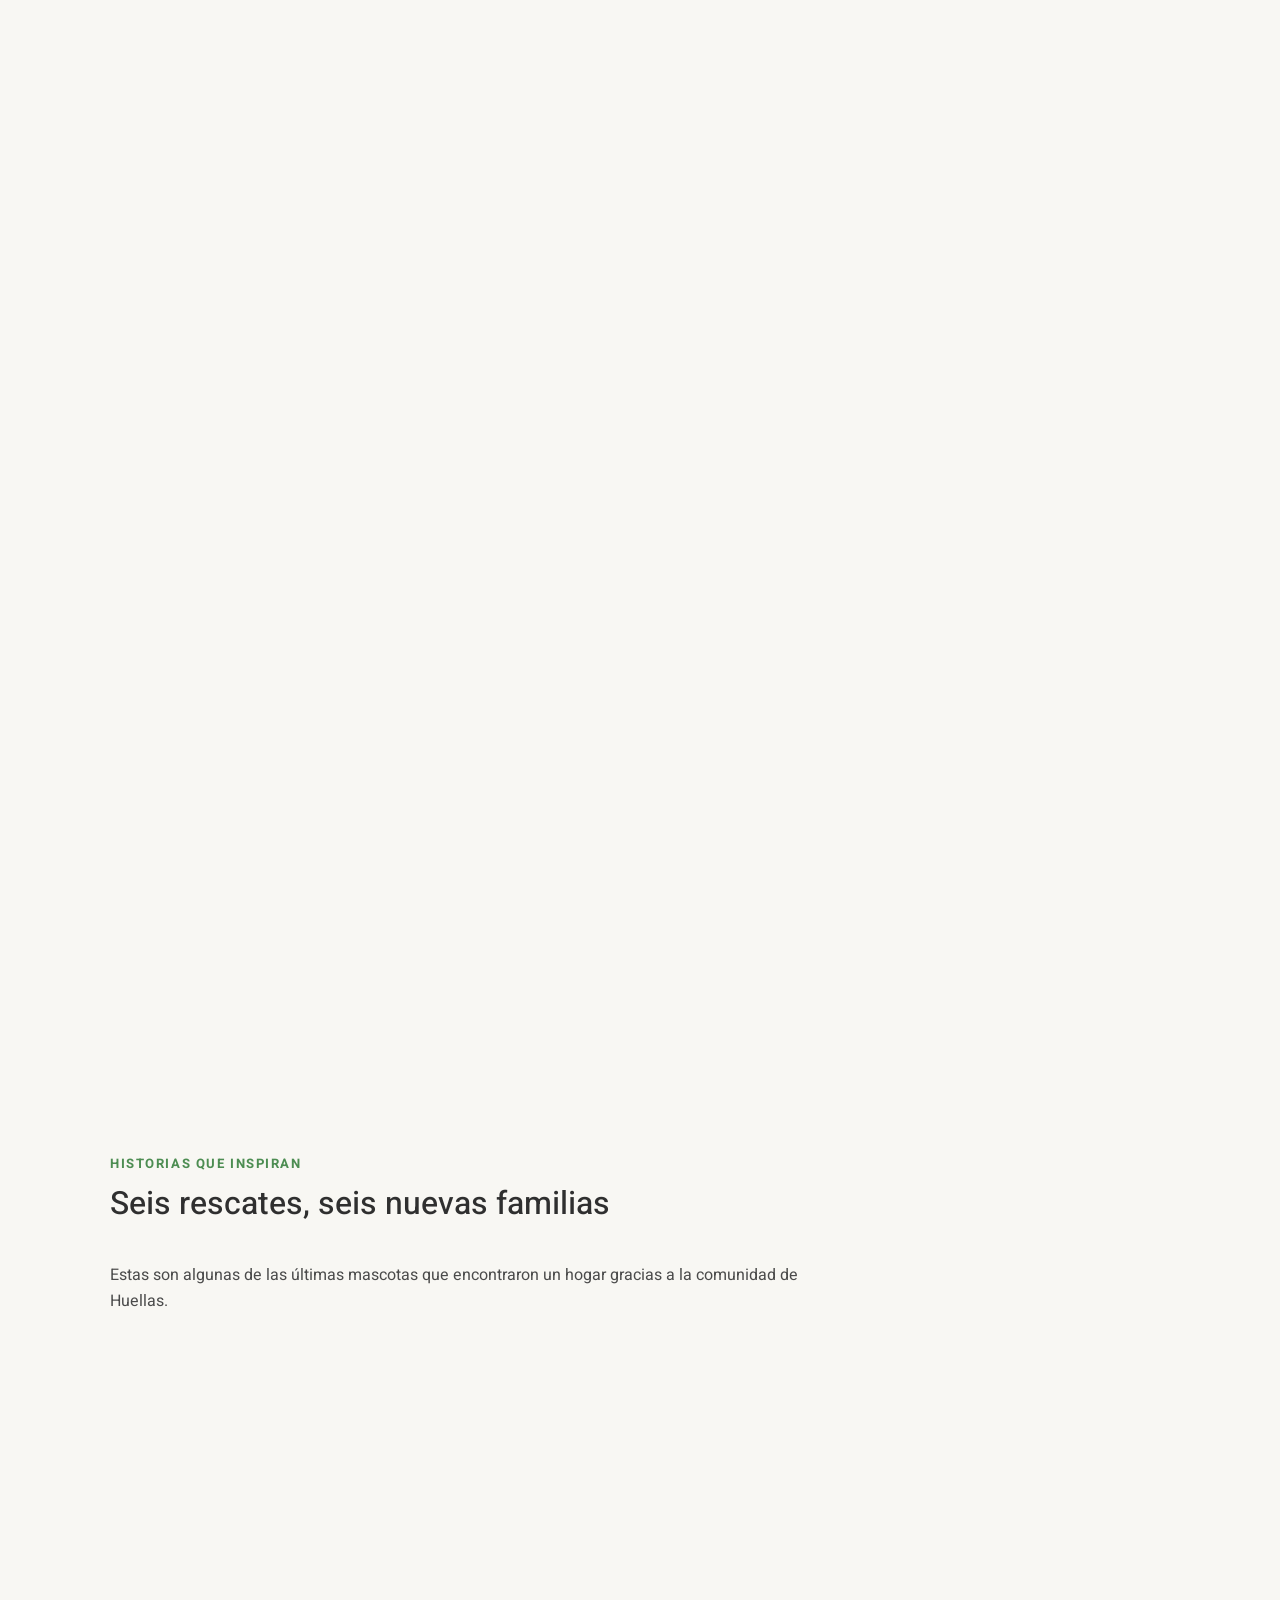
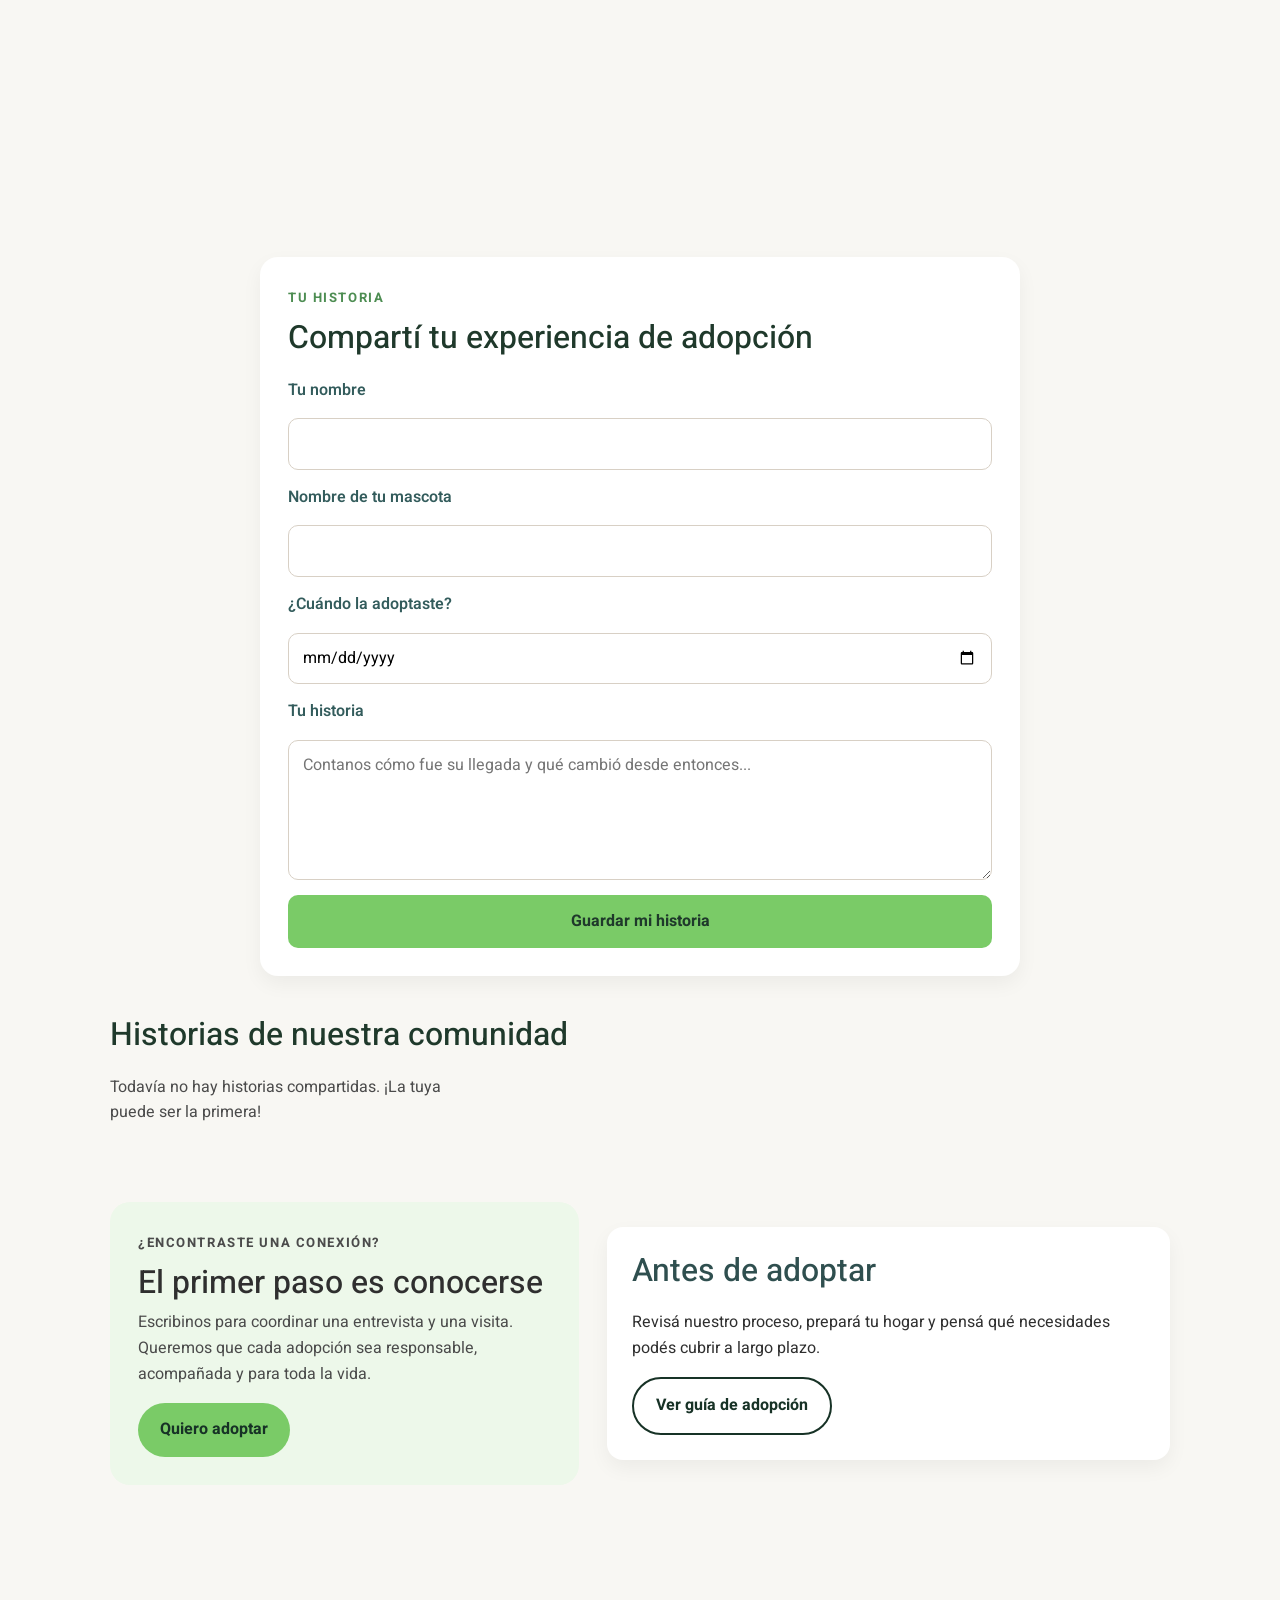
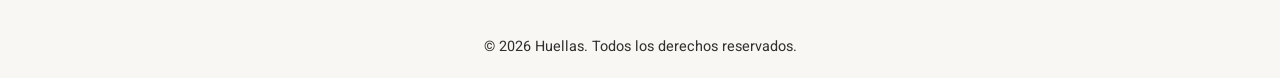
<file: pages/mascotas.html>
<!DOCTYPE html>
<html lang="es">
<head>
    <meta charset="UTF-8">
    <meta name="viewport" content="width=device-width, initial-scale=1.0">
    <link rel="icon" href="../assets/huellas_logo.svg" type="image/svg+xml">
    <link href="https://cdn.jsdelivr.net/npm/bootstrap@5.0.2/dist/css/bootstrap.min.css" rel="stylesheet" integrity="sha384-EVSTQN3/azprG1Anm3QDgpJLIm9Nao0Yz1ztcQTwFspd3yD65VohhpuuCOmLASjC" crossorigin="anonymous">
    <link rel="preconnect" href="https://fonts.googleapis.com">
    <link rel="preconnect" href="https://fonts.gstatic.com" crossorigin>
    <link href="https://fonts.googleapis.com/css2?family=Heebo:wght@100..900&display=swap" rel="stylesheet">
    <link href="https://unpkg.com/aos@2.3.1/dist/aos.css" rel="stylesheet">
    <link rel="stylesheet" href="https://cdnjs.cloudflare.com/ajax/libs/animate.css/4.1.1/animate.min.css"/>
    <link rel="stylesheet" href="../css/styles.css">
    <title>Huellas | Mascotas</title>
</head>
<body>
    <header>
        <a href="../index.html"><img src="../assets/huellas_logo.svg" alt="Logo de Huellas" class="logo"></a>
        <nav class="navbar navbar-expand-lg bg-body-tertiary">
            <div class="container-fluid">
                <button class="navbar-toggler" type="button" data-bs-toggle="collapse" data-bs-target="#navbarNav" aria-controls="navbarNav" aria-expanded="false" aria-label="Toggle navigation"><span class="navbar-toggler-icon"></span></button>
                <div class="collapse navbar-collapse" id="navbarNav">
                    <ul class="navbar-nav">
                        <li class="nav-item"><a class="nav-link" href="../index.html">Home</a></li>
                        <li class="nav-item"><a class="nav-link active" aria-current="page" href="./mascotas.html">Mascotas</a></li>
                        <li class="nav-item"><a class="nav-link" href="./como-adoptar.html">Cómo Adoptar</a></li>
                        <li class="nav-item"><a class="nav-link" href="./ayudar.html">Ayudar</a></li>
                        <li class="nav-item"><a class="nav-link" href="./nosotros.html">Nosotros</a></li>
                        <li class="nav-item"><a class="nav-link" href="./contacto.html">Contacto</a></li>
                    </ul>
                </div>
            </div>
        </nav>
    </header>
    <main>
        <section class="hero">
            <p class="eyebrow">Adopción responsable</p>
            <h1>Encontrá a tu nuevo compañero</h1>
            <p>Conocé a los animales rescatados que están listos para empezar una nueva historia junto a vos.</p>
            <div class="hero-actions">
                <a href="#disponibles" class="button primary animate__animated animate__pulse">Ver mascotas disponibles</a>
                <a href="./como-adoptar.html" class="button secondary animate__animated animate__pulse">Conocer el proceso</a>
            </div>
        </section>

        <section class="intro-section" id="disponibles">
            <div class="section-heading">
                <p class="eyebrow">En adopción</p>
                <h2>Doce historias esperando una familia</h2>
            </div>
            <p>Cada perfil incluye su personalidad y necesidades para ayudarte a encontrar una compañía compatible con tu hogar y tu forma de vida.</p>
        </section>

        <section class="pet-catalog" aria-label="Mascotas disponibles para adopción">
            <article data-aos="flip-up" class="pet-card profile-card">
                <div class="pet-photo pet-one"><img src="../assets/Luna_golden.jpg" alt="Luna, perra golden retriever" class="pet-image"></div>
                <div class="pet-info"><span class="pet-status">Disponible</span><h3>Luna</h3><p>Perra juguetona, sociable y fanática de los paseos largos.</p><span>Adulta · 4 años · Mediana</span><a href="./contacto.html" class="text-link">Me interesa Luna</a></div>
            </article>
            <article data-aos="flip-up" class="pet-card profile-card">
                <div class="pet-photo pet-two"><img src="../assets/Toby_atigrado.jpg" alt="Toby, gato atigrado" class="pet-image"></div>
                <div class="pet-info">
                    <span class="pet-status">Disponible</span>
                    <h3>Toby</h3>
                    <p>Gato tranquilo y cariñoso, ideal para un hogar sereno.</p>
                    <span>Joven · 2 años · Pequeño</span>
                    <a href="./contacto.html" class="text-link">Me interesa Toby</a>
                </div>
            </article>
            <article data-aos="flip-up" class="pet-card profile-card">
                <div class="pet-photo pet-three" role="img" aria-label="Bruno, perro mestizo">
                    <img src="../assets/Bruno_mestizo.jpg" alt="Bruno, perro mestizo" class="pet-image">
                </div>
                <div class="pet-info">
                    <span class="pet-status">Disponible</span>
                    <h3>Bruno</h3>
                    <p>Mestizo noble y energético que disfruta aprender trucos.</p>
                    <span>Adulto · 3 años · Grande</span>
                    <a href="./contacto.html" class="text-link">Me interesa Bruno</a>
                </div>
            </article>
            <article data-aos="flip-up" class="pet-card profile-card">
                <div class="pet-photo pet-four" role="img" aria-label="Mora, perra negra">
                    <img src="../assets/Mora_negra.jpg" alt="Mora, perra negra" class="pet-image">
                </div>
                <div class="pet-info">
                    <span class="pet-status">Disponible</span>
                    <h3>Mora</h3>
                    <p>Perra dulce y atenta, busca una familia paciente.</p>
                    <span>Adulta · 5 años · Mediana</span>
                    <a href="./contacto.html" class="text-link">Me interesa Mora</a>
                </div>
            </article>
            <article data-aos="flip-up" class="pet-card profile-card">
                <div class="pet-photo pet-five" role="img" aria-label="Simón, gato blanco y naranja">
                    <img src="../assets/Simon_naranja.jpg" alt="Simón, gato blanco y naranja" class="pet-image">
                </div>
                <div class="pet-info">
                    <span class="pet-status">Disponible</span>
                    <h3>Simón</h3>
                    <p>Curioso, independiente y listo para llenar tu casa de ronroneos.</p>
                    <span>Joven · 1 año · Pequeño</span>
                    <a href="./contacto.html" class="text-link">Me interesa Simón</a>
                </div>
            </article>
            <article data-aos="flip-up" class="pet-card profile-card">
                <div class="pet-photo pet-six" role="img" aria-label="Olivia, perra pequeña">
                    <img src="../assets/Olivia_pequenia.jpg" alt="Olivia, perra pequeña" class="pet-image">
                </div>
                <div class="pet-info">
                    <span class="pet-status">Disponible</span>
                    <h3>Olivia</h3>
                    <p>Pequeña, compañera y muy cómoda viviendo en departamento.</p>
                    <span>Adulta · 4 años · Pequeña</span>
                    <a href="./contacto.html" class="text-link">Me interesa Olivia</a>
                </div>
            </article>
            <article data-aos="flip-up" class="pet-card profile-card">
                <div class="pet-photo pet-seven" role="img" aria-label="Rocco, perro marrón">
                    <img src="../assets/Rocco_grande.jpg" alt="Rocco, perro marrón grande" class="pet-image">
                </div>
                <div class="pet-info">
                    <span class="pet-status">Disponible</span>
                    <h3>Rocco</h3>
                    <p>Amigable y activo, disfruta correr y compartir con personas.</p>
                    <span>Joven · 2 años · Grande</span>
                    <a href="./contacto.html" class="text-link">Me interesa Rocco</a>
                </div>
            </article>
            <article data-aos="flip-up" class="pet-card profile-card">
                <div class="pet-photo pet-eight" role="img" aria-label="Nina, gata gris">
                    <img src="../assets/Nina_gris.jpg" alt="Nina, gata gris" class="pet-image">
                </div>
                <div class="pet-info">
                    <span class="pet-status">Disponible</span>
                    <h3>Nina</h3>
                    <p>Gatita observadora que se gana la confianza con ternura.</p>
                    <span>Adulta · 3 años · Pequeña</span>
                    <a href="./contacto.html" class="text-link">Me interesa Nina</a>
                </div>
            </article>
            <article data-aos="flip-up" class="pet-card profile-card">
                <div class="pet-photo pet-nine" role="img" aria-label="Coco, perro blanco">
                    <img src="../assets/Coco_blanco.jpg" alt="Coco, perro blanco" class="pet-image">
                </div>
                <div class="pet-info">
                    <span class="pet-status">Disponible</span>
                    <h3>Coco</h3>
                    <p>Un compañero alegre que adora los juegos y las caricias.</p>
                    <span>Cachorro · 8 meses · Mediano</span>
                    <a href="./contacto.html" class="text-link">Me interesa Coco</a>
                </div>
            </article>
            <article data-aos="flip-up" class="pet-card profile-card">
                <div class="pet-photo pet-ten" role="img" aria-label="Frida, perra atigrada">
                    <img src="../assets/Frida_atigrada.jpg" alt="Frida, perra atigrada" class="pet-image">
                </div>
                <div class="pet-info">
                    <span class="pet-status">Disponible</span>
                    <h3>Frida</h3>
                    <p>Serena y afectuosa, disfruta las rutinas tranquilas.</p>
                    <span>Adulta · 6 años · Mediana</span>
                    <a href="./contacto.html" class="text-link">Me interesa Frida</a>
                </div>
            </article>
            <article data-aos="flip-up" class="pet-card profile-card">
                <div class="pet-photo pet-eleven" role="img" aria-label="Milo, gato naranja">
                    <img src="../assets/Milo_naranja.jpg" alt="Milo, gato naranja" class="pet-image">
                </div>
                <div class="pet-info">
                    <span class="pet-status">Disponible</span>
                    <h3>Milo</h3>
                    <p>Gato simpático, juguetón y muy compañero con su familia.</p>
                    <span>Joven · 2 años · Pequeño</span>
                    <a href="./contacto.html" class="text-link">Me interesa Milo</a>
                </div>
            </article>
            <article data-aos="flip-up" class="pet-card profile-card">
                <div class="pet-photo pet-twelve" role="img" aria-label="Canela, perra color canela">
                    <img src="../assets/Canela.jpg" alt="Canela, perra color canela" class="pet-image">
                </div>
                <div class="pet-info">
                    <span class="pet-status">Disponible</span>
                    <h3>Canela</h3>
                    <p>Leal y cariñosa, espera un hogar donde pueda sentirse segura.</p>
                    <span>Adulta · 5 años · Grande</span>
                    <a href="./contacto.html" class="text-link">Me interesa Canela</a>
                </div>
            </article>
        </section>

        <section class="stories-section">
            <div class="section-heading">
                <p class="eyebrow">Historias que inspiran</p>
                <h2>Seis rescates, seis nuevas familias</h2>
            </div>
            <p class="section-lead">Estas son algunas de las últimas mascotas que encontraron un hogar gracias a la comunidad de Huellas.</p>
            <div class="review-grid">
                <article data-aos="zoom-in" class="review-card">
                    <span class="review-pet">Menta · adoptada en agosto</span>
                    <blockquote>“Menta llegó tímida, pero en pocos días empezó a recorrer toda la casa. Nos enseñó que el amor también puede llegar con cuatro patas.”</blockquote>
                    <p>— Valentina y Marcos</p>
                </article>
                <article data-aos="zoom-in" class="review-card">
                    <span class="review-pet">Dante · adoptado en julio</span>
                    <blockquote>“El acompañamiento de Huellas hizo que todo fuera sencillo. Dante ahora es nuestro compañero inseparable de caminatas.”</blockquote>
                    <p>— Julián</p>
                </article>
                <article data-aos="zoom-in" class="review-card">
                    <span class="review-pet">Pipa · adoptada en julio</span>
                    <blockquote>“Pipa se adaptó enseguida a nuestra familia. Estamos agradecidos por la confianza y por haberla esperado.”</blockquote>
                    <p>— Camila y Sofía</p>
                </article>
                <article data-aos="zoom-in" class="review-card">
                    <span class="review-pet">Olmo · adoptado en junio</span>
                    <blockquote>“Nos orientaron para elegir una mascota compatible con nuestro ritmo. Olmo encontró su lugar y nosotros, un gran amigo.”</blockquote>
                    <p>— Andrés</p>
                </article>
                <article data-aos="zoom-in" class="review-card">
                    <span class="review-pet">Lola · adoptada en junio</span>
                    <blockquote>“La recibimos con algunos miedos, pero con paciencia se transformó en una perra feliz y llena de energía.”</blockquote>
                    <p>— Natalia y Pedro</p>
                </article>
                <article data-aos="zoom-in" class="review-card"><span class="review-pet">Teo · adoptado en mayo</span><blockquote>“Teo nos eligió desde el primer encuentro. Hoy cada mañana empieza con sus ronroneos y una dosis de alegría.”</blockquote><p>— Martina</p></article>
            </div>
            <div class="story-form-card">
                <div class="section-heading">
                    <p class="eyebrow">Tu historia</p>
                    <h2>Compartí tu experiencia de adopción</h2>
                </div>
                <form id="storyForm">
                    <label for="storyAuthor">Tu nombre</label>
                    <input type="text" id="storyAuthor" name="author" autocomplete="name" required>

                    <label for="storyPet">Nombre de tu mascota</label>
                    <input type="text" id="storyPet" name="pet" required>

                    <label for="storyAdoptionDate">¿Cuándo la adoptaste?</label>
                    <input type="date" id="storyAdoptionDate" name="adoptionDate" required>

                    <label for="storyText">Tu historia</label>
                    <textarea id="storyText" name="story" placeholder="Contanos cómo fue su llegada y qué cambió desde entonces..." required></textarea>

                    <button type="submit">Guardar mi historia</button>
                    <button type="button" id="cancelStoryEdit" hidden>Cancelar edición</button>
                    <p id="storyFormStatus" class="success" role="status" aria-live="polite" hidden></p>
                </form>
            </div>
            <div class="community-stories">
                <h2>Historias de nuestra comunidad</h2>
                <div class="review-grid" id="communityStories" aria-live="polite"></div>
            </div>
        </section>

        <section class="adoption-preview">
            <div class="preview-copy">
                <p class="eyebrow">¿Encontraste una conexión?</p>
                <h2>El primer paso es conocerse</h2>
                <p>Escribinos para coordinar una entrevista y una visita. Queremos que cada adopción sea responsable, acompañada y para toda la vida.</p>
                <a href="./contacto.html" class="button primary">Quiero adoptar</a>
            </div>
            <div class="info-card">
                <h2>Antes de adoptar</h2>
                <p>Revisá nuestro proceso, prepará tu hogar y pensá qué necesidades podés cubrir a largo plazo.</p>
                <a href="./como-adoptar.html" class="button secondary">Ver guía de adopción</a>
            </div>
        </section>
    </main>
    <footer>
        <p>&copy; 2026 Huellas. Todos los derechos reservados.</p>
    </footer>
    <script src="https://cdn.jsdelivr.net/npm/bootstrap@5.0.2/dist/js/bootstrap.bundle.min.js" integrity="sha384-MrcW6ZMFYlzcLA8Nl+NtUVF0sA7MsXsP1UyJoMp4YLEuNSfAP+JcXn/tWtIaxVXM" crossorigin="anonymous"></script>
    <script src="https://unpkg.com/aos@2.3.1/dist/aos.js"></script>
    <script>
        AOS.init();
    </script>
    <script src="../js/main.js"></script>
</body>
</html>
</file>
<file: css/styles.css>
/* ================================================================
   ESTILOS GENERALES: reset, variables y estructura comun
   ================================================================ */

/* Unifica el modelo de caja y elimina espacios predeterminados. */
* {
    box-sizing: border-box;
    padding: 0;
    margin: 0;
}

/* Centraliza colores y sombras compartidos por todas las paginas. */
:root {
    --primary-color: #7ACB67;
    --secondary-color: #244d2d;
    --text-color: #2f2f2f;
    --text-color-light: #4b4b4b;
    --background-color: #f8f7f3;
    --card-background: #fff;
    --card-shadow: rgba(0, 0, 0, 0.05);
}

/* Define tipografia, fondo y color base del sitio. */
body {
    font-family: "Heebo", sans-serif;
    font-optical-sizing: auto;
    font-weight: 400;
    font-style: normal;
    background-color: var(--background-color);
    color: var(--text-color);
    line-height: 1.6;

    /* ============================================================
       ESTILOS GENERALES: encabezado y navegacion
       ============================================================ */

    header {
        background-color: #f8f8f8;
        padding: 20px;
        display: flex;
        align-items: center;
        justify-content: space-between;

        .logo {
            height: 75px;
            object-fit: contain;
        }

        nav {
            min-width: 0;

            ul {
                list-style: none;
                display: flex;
                gap: 20px;

                li {
                    padding: 0;
                    background-color: transparent;
                    border: 0;

                    .nav-link {
                        display: block;
                        padding: 9px 16px;
                        border: 1px solid var(--secondary-color);
                        border-radius: 8px;
                        background-color: var(--background-color);
                        color: var(--secondary-color);
                        font-weight: 700;
                        text-decoration: none;
                        transition: background-color 0.2s ease, border-color 0.2s ease,
                            color 0.2s ease, transform 0.2s ease;

                        &:hover,
                        &:focus,
                        &.active {
                            background-color: var(--primary-color);
                            border-color: var(--secondary-color);
                            color: #173226;
                            transform: translateY(-2px);
                        }
                    }
                }
            }
        }

        .navbar {
            padding: 0;
        }

        .navbar-toggler {
            flex-shrink: 0;
            padding: 8px 10px;
            width: 48px;
            height: 44px;
            border: 1px solid var(--secondary-color);
            background-color: var(--primary-color);
        }

        .navbar-toggler-icon {
            display: block;
            width: 24px;
            height: 2px;
            margin: 0 auto;
            background-image: none;
            background-color: var(--secondary-color);
            border-radius: 2px;
            position: relative;

            &::before,
            &::after {
                content: "";
                position: absolute;
                left: 0;
                width: 24px;
                height: 2px;
                background-color: var(--secondary-color);
                border-radius: 2px;
            }

            &::before {
                top: -7px;
            }

            &::after {
                top: 7px;
            }
        }
    }

    /* ============================================================
       ESTILOS GENERALES: contenedor, hero y botones
       ============================================================ */

    main {
        max-width: 1100px;
        margin: 0 auto;
        padding: 40px 20px 80px;

        .section-heading {
            margin-bottom: 20px;
        }

        .eyebrow {
            display: inline-block;
            font-size: 0.82rem;
            text-transform: uppercase;
            letter-spacing: 0.12em;
            font-weight: 700;
            color: #4d8d52;
            margin-bottom: 10px;
        }

        .hero {
            background: linear-gradient(135deg, #7ACB67, #A8D98A);
            border-radius: 20px;
            padding: 50px 30px;
            margin-bottom: 40px;
            text-align: center;

            h1 {
                font-size: clamp(2.4rem, 4vw, 3.5rem);
                margin-bottom: 10px;
                color: #1e3a2b;
            }

            h2 {
                color: #1e3a2b;
            }

            p {
                font-size: 1.15rem;
                color: #1f392b;
                max-width: 700px;
                margin: 0 auto;
            }

            .hero-actions {
                display: flex;
                justify-content: center;
                gap: 16px;
                flex-wrap: wrap;
                margin-top: 25px;
            }
        }

        .button {
            display: inline-block;
            padding: 14px 22px;
            border-radius: 999px;
            text-decoration: none;
            font-weight: 700;
            transition: all 0.3s ease;

            &.primary {
                background-color: var(--primary-color);
                color: #173226;

                &:hover {
                    background-color: #67b75c;
                }
            }

            &.secondary {
                background-color: transparent;
                color: #173226;
                border: 2px solid #173226;

                &:hover {
                    background-color: #eaf8e7;
                }
            }
        }
    }

    /* ============================================================
       ESTILOS GENERALES: componentes compartidos
       ============================================================ */

    .intro-section,
    .services,
    .help-section {
        margin-bottom: 50px;
    }

    .intro-section p,
    .preview-copy p,
    .feature-card p,
    .help-card p,
    .pet-info p {
        color: var(--text-color-light);
    }

    .feature-grid,
    .help-grid {
        display: grid;
        grid-template-columns: repeat(3, minmax(0, 1fr));
        gap: 22px;
    }

    .feature-card,
    .help-card {
        background: var(--card-background);
        border-radius: 18px;
        padding: 24px;
        box-shadow: 0 8px 20px var(--card-shadow);

        h3 {
            margin-bottom: 10px;
            color: #1f392b;
        }
    }

    .stats {
        display: grid;
        grid-template-columns: repeat(4, minmax(0, 1fr));
        gap: 18px;
        margin: 20px 0 50px;

        .stat-item {
            background: var(--card-background);
            border-radius: 18px;
            padding: 22px 18px;
            text-align: center;
            box-shadow: 0 8px 20px var(--card-shadow);

            strong {
                display: block;
                font-size: 2rem;
                color: #173226;
                margin-bottom: 6px;
            }

            span {
                color: #4e5d59;
                font-size: 0.95rem;
            }
        }
    }

    .pet-image {
        width: 100%;
        height: 100%;
        object-fit: cover;
    }

    .stories-section {
        margin-bottom: 60px;
    }

    .section-lead {
        max-width: 720px;
        margin: -8px 0 24px;
        color: var(--text-color-light);
    }

    .review-grid {
        display: grid;
        grid-template-columns: repeat(3, minmax(0, 1fr));
        gap: 18px;
    }

    .review-card {
        padding: 24px;
        background: var(--card-background);
        border-left: 4px solid var(--primary-color);
        border-radius: 4px 16px 16px 4px;
        box-shadow: 0 8px 20px var(--card-shadow);

        blockquote {
            margin: 0 0 16px;
            color: #35443c;
            font-size: 1.05rem;
            font-style: italic;
        }

        p {
            margin: 0;
            color: #68716d;
            font-size: 0.9rem;
            font-weight: 600;
        }
    }

    .review-pet {
        display: block;
        margin-bottom: 12px;
        color: #4d8d52;
        font-size: 0.82rem;
        font-weight: 700;
        text-transform: uppercase;
        letter-spacing: 0.06em;
    }

    .story-form-card {
        max-width: 760px;
        margin: 40px auto;
        padding: 28px;
        background: var(--card-background);
        border-radius: 18px;
        box-shadow: 0 8px 20px var(--card-shadow);

        h2 {
            margin-bottom: 8px;
            color: #1f392b;
        }
    }

    .community-stories {
        margin-top: 40px;

        > h2 {
            margin-bottom: 20px;
            color: #1f392b;
        }

        .empty-stories {
            color: var(--text-color-light);
        }
    }

    .story-actions {
        display: flex;
        flex-wrap: wrap;
        gap: 10px;
        margin-top: 18px;

        button {
            padding: 9px 14px;
            font-size: 0.9rem;
        }

        .delete-story-button {
            background-color: #f8e5e3;
            color: #842d27;

            &:hover {
                background-color: #f0cfcb;
            }
        }
    }

    /* ============================================================
       ESTILOS GENERALES: formularios, tablas y pie de página
       ============================================================ */

    form {
        display: flex;
        flex-direction: column;
        gap: 15px;
    }

    label {
        font-weight: 600;
        color: #335c5c;
    }

    input,
    select,
    textarea {
        width: 100%;
        padding: 12px 14px;
        border: 1px solid #d8d0c5;
        border-radius: 10px;
        font-size: 1rem;
    }

    textarea {
        min-height: 140px;
        resize: vertical;
    }

    button {
        background-color: var(--primary-color);
        color: #1f392b;
        border: none;
        border-radius: 10px;
        padding: 14px 20px;
        font-size: 1rem;
        font-weight: 700;
        cursor: pointer;

        &:hover {
            background-color: #67b75c;
        }
    }

    table {
        width: 100%;
        border-collapse: collapse;
        margin-top: 10px;

        th,
        td {
            text-align: left;
            padding: 12px 10px;
            border-bottom: 1px solid #e9e0d5;
            vertical-align: top;
        }

        th {
            background-color: #f5efe7;
            color: #3e4d4d;
        }
    }

    .success {
        background-color: #e9f7ef;
        color: #1e5d3a;
        border: 1px solid #bde2c7;
        border-radius: 10px;
        padding: 10px 12px;
        margin-top: 10px;
    }

    .error {
        background-color: #fff0ef;
        color: #8a2520;
        border: 1px solid #edc1bd;
        border-radius: 10px;
        padding: 10px 12px;
        margin-top: 10px;
    }

    footer {
        background-color: var(--background-color);
        padding: 20px;
        text-align: center;
        font-size: 0.9rem;
        color: var(--text-color);

        p {
            margin: 0;
        }
    }

    /* ============================================================
       PAGINA: INICIO (index.html)
       ============================================================ */

    .adoption-preview {
        display: grid;
        grid-template-columns: 1fr 1.2fr;
        gap: 28px;
        align-items: center;
        margin-bottom: 50px;
    }

    .preview-copy {
        background: #edf8ea;
        border-radius: 20px;
        padding: 28px;
    }

    .pet-list {
        display: grid;
        grid-template-columns: repeat(2, minmax(0, 1fr));
        gap: 18px;
    }

    .pet-card {
        background: var(--card-background);
        border-radius: 18px;
        overflow: hidden;
        box-shadow: 0 8px 20px var(--card-shadow);

        .text-link {
            display: block;
            margin-top: 16px;
            padding: 10px 16px;
            border: 1px solid var(--secondary-color);
            border-radius: 8px;
            background-color: var(--primary-color);
            color: #173226;
            font-weight: 700;
            text-align: center;
            text-decoration: none;
            transition: background-color 0.2s ease, border-color 0.2s ease,
                color 0.2s ease, transform 0.2s ease;

            &:hover,
            &:focus {
                background-color: #67b75c;
                border-color: #173226;
                color: #173226;
                transform: translateY(-2px);
            }
        }
    }

    .pet-photo {
        height: 180px;
        background-size: cover;
        background-position: center;
    }

    .pet-one {
        background: linear-gradient(135deg, #d0e7c6, #a5d3a2);
    }

    .pet-two {
        background: linear-gradient(135deg, #f0d7b8, #d7b28a);
    }

    .pet-info {
        padding: 18px;

        h3 {
            margin-bottom: 10px;
            color: #1f392b;
        }

        span {
            display: inline-block;
            margin-top: 10px;
            font-size: 0.85rem;
            font-weight: 700;
            color: #4d8d52;
        }
    }

    /* ============================================================
       PAGINA: MASCOTAS (pages/mascotas.html)
       ============================================================ */

    .pet-catalog {
        display: grid;
        grid-template-columns: repeat(3, minmax(0, 1fr));
        gap: 22px;
        margin-bottom: 70px;
    }

    .profile-card {
        display: flex;
        flex-direction: column;

        .pet-photo {
            height: 210px;
        }

        .pet-info {
            display: flex;
            flex-direction: column;
            flex: 1;
        }

        .pet-status {
            align-self: flex-start;
            margin: 0 0 8px;
            padding: 4px 10px;
            border-radius: 999px;
            background-color: #e9f7e5;
            color: #35723b;
            font-size: 0.75rem;
            letter-spacing: 0.04em;
            text-transform: uppercase;
        }

        .pet-info > span:last-of-type {
            margin-top: auto;
        }
    }

    .pet-three { background: linear-gradient(135deg, #c99b73, #8b5e3c); }
    .pet-four { background: linear-gradient(135deg, #3d4548, #9da7a4); }
    .pet-five { background: linear-gradient(135deg, #f4c77d, #c26b3b); }
    .pet-six { background: linear-gradient(135deg, #e8c4a2, #bb8063); }
    .pet-seven { background: linear-gradient(135deg, #a87852, #553a32); }
    .pet-eight { background: linear-gradient(135deg, #c0c6c2, #6d7774); }
    .pet-nine { background: linear-gradient(135deg, #f2eee3, #b9c9c3); }
    .pet-ten { background: linear-gradient(135deg, #bd8164, #6b5146); }
    .pet-eleven { background: linear-gradient(135deg, #e29b50, #a94e2d); }
    .pet-twelve { background: linear-gradient(135deg, #d2a15e, #875c39); }

    /* ============================================================
       PAGINA: COMO ADOPTAR (pages/como-adoptar.html)
       ============================================================ */

    /* Esta pagina usa los componentes generales de proceso y adopcion. */

    /* ============================================================
       PAGINA: AYUDAR (pages/ayudar.html)
       ============================================================ */

    /* Esta pagina usa tarjetas y acciones generales de colaboracion. */
    .section-lead {
        display: inline-block;
        max-width: 720px;
        margin: 20px 0 30px;
        color: var(--text-color-light);
    }

    /* ============================================================
       PAGINA: NOSOTROS (pages/nosotros.html)
       ============================================================ */

    .about-us {
        display: flex;
        flex-direction: column;
        align-items: center;
        gap: 20px;

        .historia,
        .mision,
        .valores {
            display: flex;
            flex-direction: column;
            align-items: center;
            width: 75%;
        }

        .historia-img {
            width: 75%;
            height: auto;
            border-radius: 12px;
            margin-top: 15px;
        }

        .mision-imagenes {
            display: flex;
            flex-direction: row;
            justify-content: center;
            gap: 20px;
            width: 100%;
        }

        .mision-img {
            width: 45%;
            height: auto;
            border-radius: 12px;
            margin-top: 15px;
        }

        .valores ul {
            list-style-type: none;
            padding-left: 20px;
        }

        .valores-img {
            width: 50%;
            height: auto;
            border-radius: 12px;
            margin-top: 15px;
        }
    }

    /* ============================================================
       PAGINA: CONTACTO (pages/contacto.html)
       ============================================================ */

    .contact-grid {
        display: grid;
        grid-template-columns: 1.3fr 0.9fr;
        gap: 30px;
    }

    .form-card,
    .info-card {
        background: var(--card-background);
        border-radius: 16px;
        padding: 25px;
        box-shadow: 0 8px 20px var(--card-shadow);

        h2 {
            margin-bottom: 20px;
            color: #2f4f4f;
        }
    }

    /* ============================================================
       ESTILOS GENERALES: responsive
       ============================================================ */

    @media (max-width: 991px) {
        header {
            position: relative;
            z-index: 20;
            padding: 12px 16px;

            .logo {
                height: 75px;
            }

            nav {
                max-width: 58%;
            }

            .navbar {
                position: static;
            }

            .navbar-toggler {
                display: block;
                margin-left: auto;
            }

            .navbar-collapse {
                position: absolute;
                top: 100%;
                right: 16px;
                z-index: 10;
                width: min(280px, calc(100vw - 32px));
                padding: 10px;
                background-color: #f8f8f8;
                border: 1px solid #dcebd8;
                border-radius: 8px;
                box-shadow: 0 12px 24px rgba(36, 77, 45, 0.14);
            }

            .navbar-nav {
                gap: 4px;

                .nav-item {
                    width: 100%;
                }

                .nav-link {
                    display: block;
                    padding: 7px 12px;
                    min-height: 38px;
                    border: 1px solid var(--secondary-color);
                    border-radius: 8px;
                    background-color: var(--background-color);
                    color: var(--secondary-color);
                    font-size: 0.95rem;
                    font-weight: 700;

                    &:hover,
                    &:focus,
                    &.active {
                        background-color: #e9f7e5;
                        border-color: #b9dcae;
                        color: #173226;
                        transform: translateX(3px);
                    }
                }
            }
        }
    }

    @media (max-width: 768px) {
        .stats,
        .feature-grid,
        .help-grid,
        .pet-list,
        .pet-catalog,
        .review-grid,
        .adoption-preview,
        .contact-grid {
            grid-template-columns: 1fr;
        }

        .about-us {
            .historia,
            .mision,
            .valores {
                width: 100%;
            }

            .mision-imagenes {
                flex-direction: column;
                align-items: center;
            }

            .mision-img,
            .historia-img,
            .valores-img {
                width: 100%;
            }
        }
    }
}
</file>
